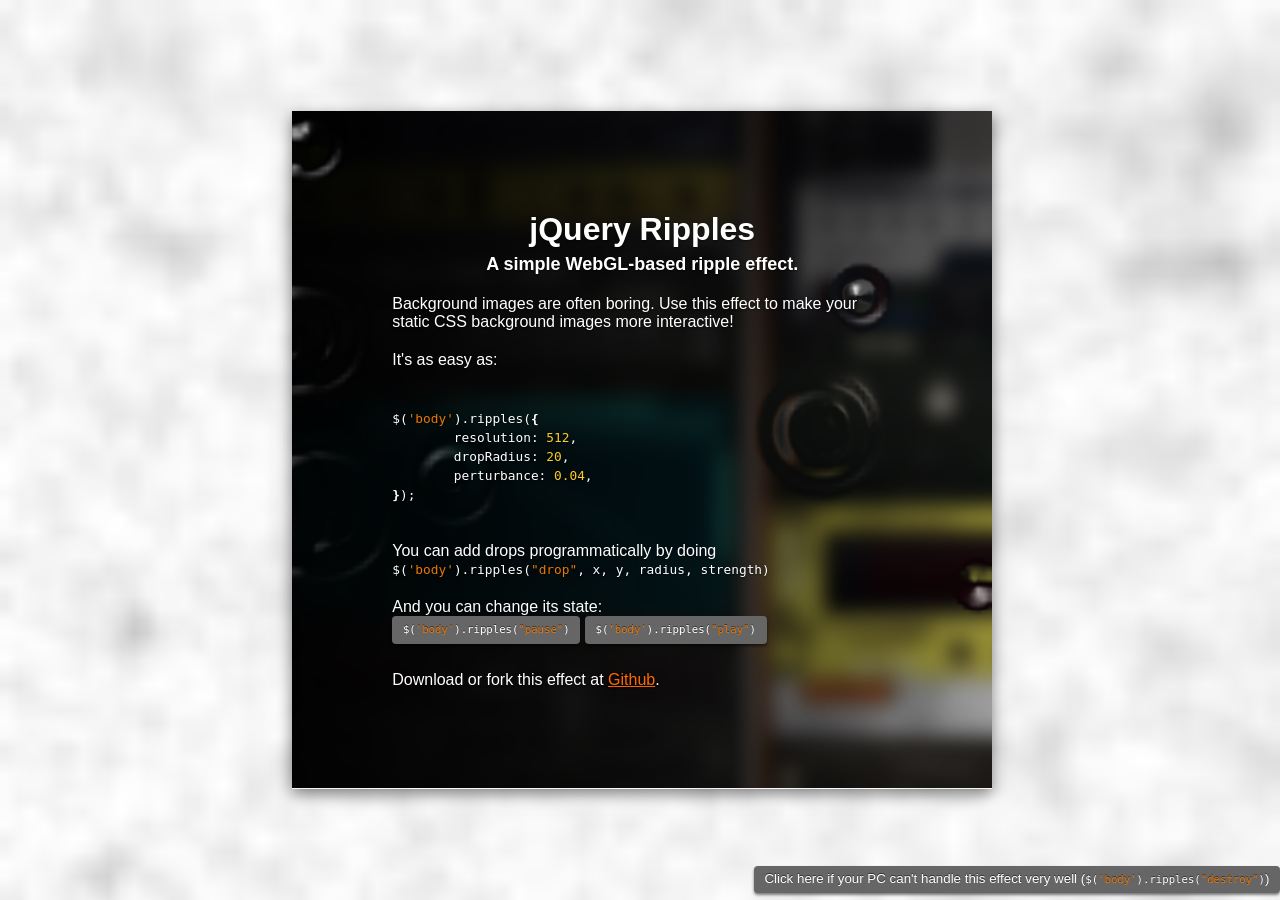
<file: assets/lib/jquery.ripples-master/jquery.ripples-master/demo/index.html>
<!DOCTYPE html>
<html>
<head>
<title>jQuery WebGL Ripples</title>
<style>
* { margin: 0; padding: 0; }
html {
	height: 100%;
}
body {
	color: #fff;
	font-size: 16px;
	font-family: "Helvetica Neue",Helvetica,Arial,sans-serif;
	background-image: url(img/bg2.jpg);
	background-size: cover;
	background-position: 50% 0;
	height: 100%;
	text-align: center;
}

body:before {
	content: '';
	display: inline-block;
	vertical-align: middle;
	height: 100%;
}

main {
	display: inline-block;
	vertical-align: middle;
	background: url(img/bg.jpg);
	padding:  100px;
	max-width: 500px;
	text-shadow: 0 1px 2px rgba(0,0,0,0.5);
	box-shadow: 0 5px 15px rgba(0,0,0,0.5);
}

h1 {
	font-size: 32px;
}
h2 {
	font-size: 18px;
	margin-top: 6px;
}
p {
	text-align: left;
	margin-top: 20px;
}
a {
	color: #ff6800;
}
pre {
	text-align: left;
	margin-top: 20px;
}

.error {
	display: none;
	position: fixed;
	bottom: 0;
	left: 0;
	background: #000;
	color: #f00;
	padding: 5px;
	max-width: 50%;
}

button {
	font-family: "Helvetica Neue",Helvetica,Arial,sans-serif;
	padding: 0 0.8em;
	line-height: 2em;
	border: none;
	background: #666;
	color: #fff;
	text-shadow: 0 -1px 0 rgba(0,0,0,0.5);
	border-radius: 4px;
	cursor: pointer;
	margin-bottom: 0.5em;
	box-shadow: 0 2px 3px rgba(0,0,0,0.5);
}

button:hover {
	background: #888;
}

code { font-size: 0.8em; display: inline; }

.disable {
	position: fixed;
	bottom: 0;
	right: 0;
}

.code-string { color:#ec7600 }
.code-cbracket { font-weight:bold }
.code-number { color:#ffcd22 }

</style>
</head>
<body>

<main>
	<header>
		<h1>jQuery Ripples</h1>
		<h2>A simple WebGL-based ripple effect.</h2>
	</header>
	<p>Background images are often boring. Use this effect to make your static CSS background images more interactive!</p>
	<p>It's as easy as:</p>

	<pre><code>
$(<span class="code-string">'body'</span>).ripples(<span class="code-cbracket">{</span>
	resolution: <span class="code-number">512</span>,
	dropRadius: <span class="code-number">20</span>,
	perturbance: <span class="code-number">0.04</span>,
<span class="code-cbracket">}</span>);
	</code></pre>

	<p>You can add drops programmatically by doing <code>$(<span class="code-string">'body'</span>).ripples(<span class="code-string">"drop"</span>, x, y, radius, strength)</code></p>

	<p>And you can change its state:<br>
	<button class="js-ripples-pause" type="button">
		<code>$(<span class="code-string">'body'</span>).ripples(<span class="code-string">"pause"</span>)</code>
	</button>

	<button class="js-ripples-play" type="button">
		<code>$(<span class="code-string">'body'</span>).ripples(<span class="code-string">"play"</span>)</code>
	</button>
	</p>

	<p>Download or fork this effect at <a href="//github.com/sirxemic/jquery.ripples/">Github</a>.</p>
</main>

<button class="js-ripples-disable disable">
	Click here if your PC can't handle this effect very well
	(<code>$(<span class="code-string">'body'</span>).ripples(<span class="code-string">"destroy"</span>)</code>)
</button>

<div class="error"></div>

<script src="../../../jquery-3.4.1.min.js"></script>
<script src="../dist/jquery.ripples.js"></script>
<script>
$(document).ready(function() {
	try {
		$('body').ripples({
			resolution: 512,
			dropRadius: 20, //px
			perturbance: 0.04,
		});
		$('main').ripples({
			resolution: 128,
			dropRadius: 10, //px
			perturbance: 0.04,
			interactive: false
		});
	}
	catch (e) {
		$('.error').show().text(e);
	}

	$('.js-ripples-disable').on('click', function() {
		$('body, main').ripples('destroy');
		$(this).hide();
	});

	$('.js-ripples-play').on('click', function() {
		$('body, main').ripples('play');
	});

	$('.js-ripples-pause').on('click', function() {
		$('body, main').ripples('pause');
	});

	// Automatic drops
	setInterval(function() {
		var $el = $('main');
		var x = Math.random() * $el.outerWidth();
		var y = Math.random() * $el.outerHeight();
		var dropRadius = 20;
		var strength = 0.04 + Math.random() * 0.04;

		$el.ripples('drop', x, y, dropRadius, strength);
	}, 400);
});
</script>
</body>
</html>
</file>
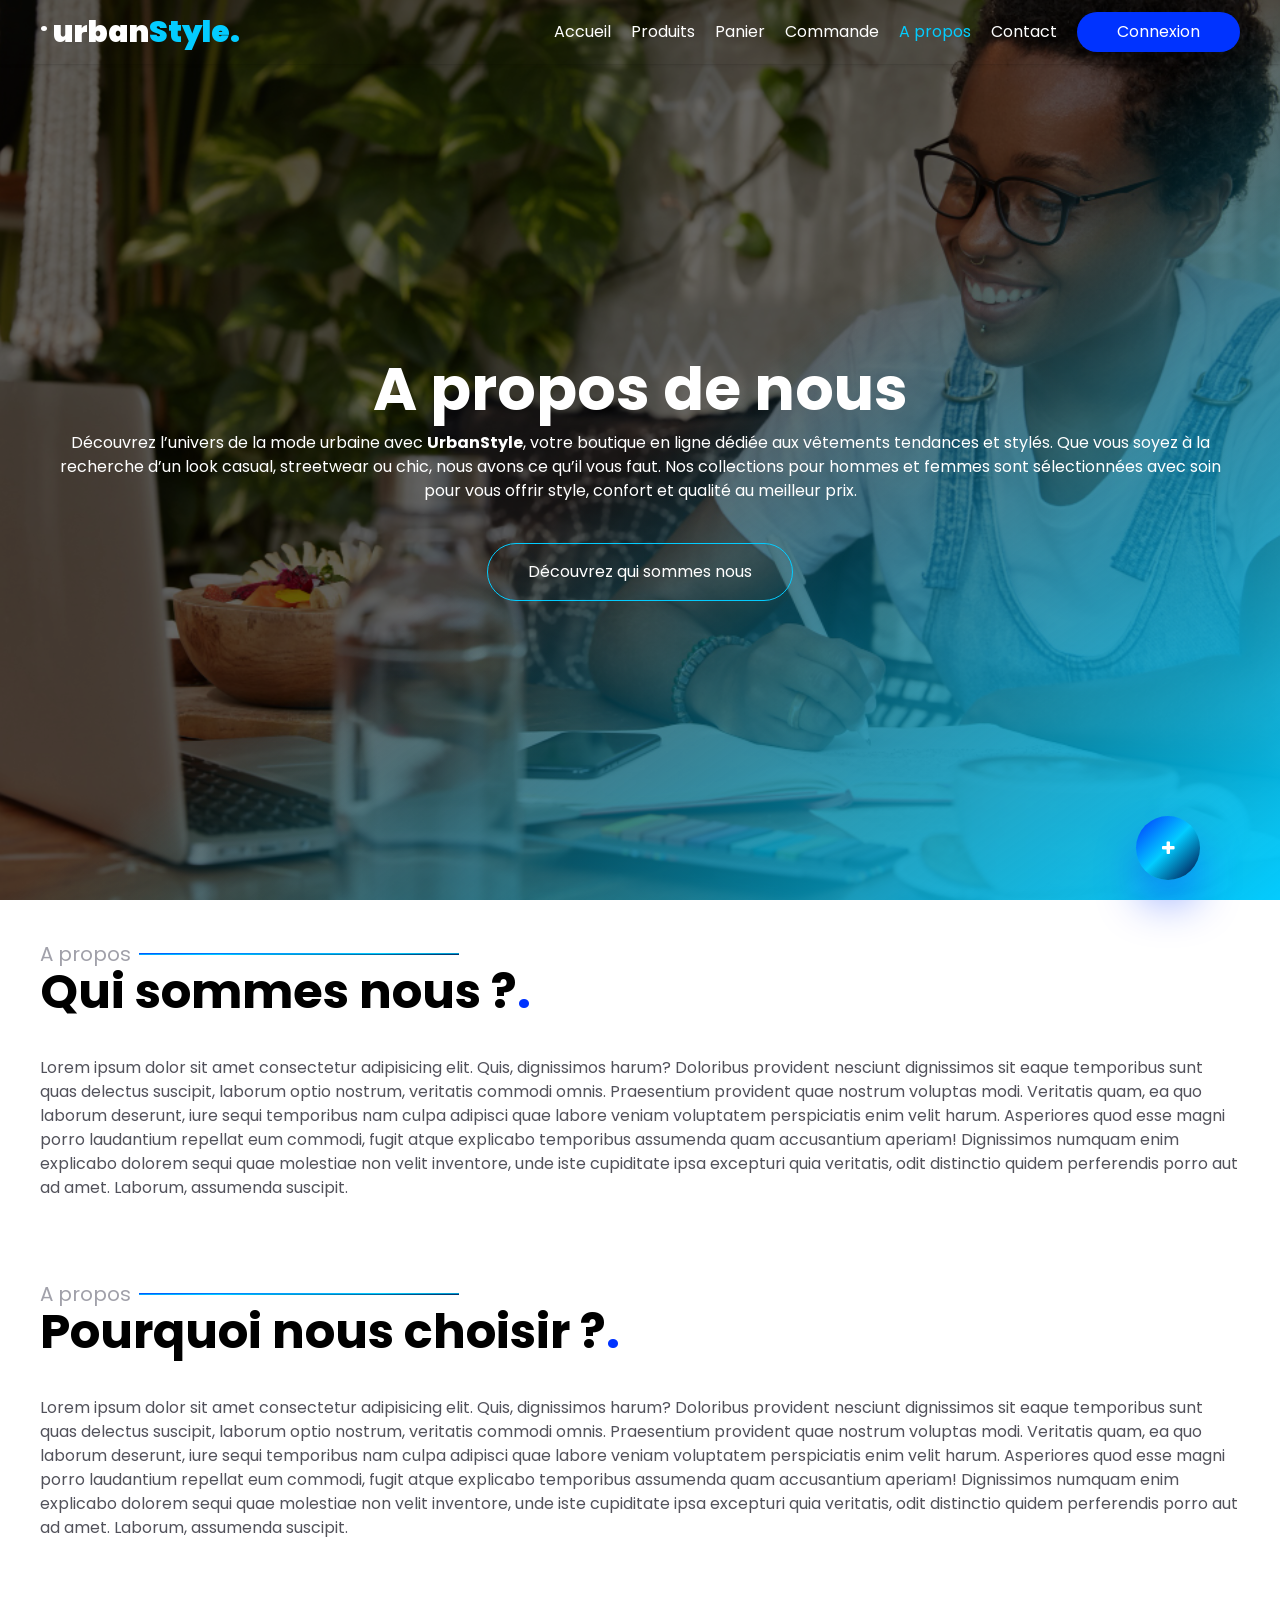
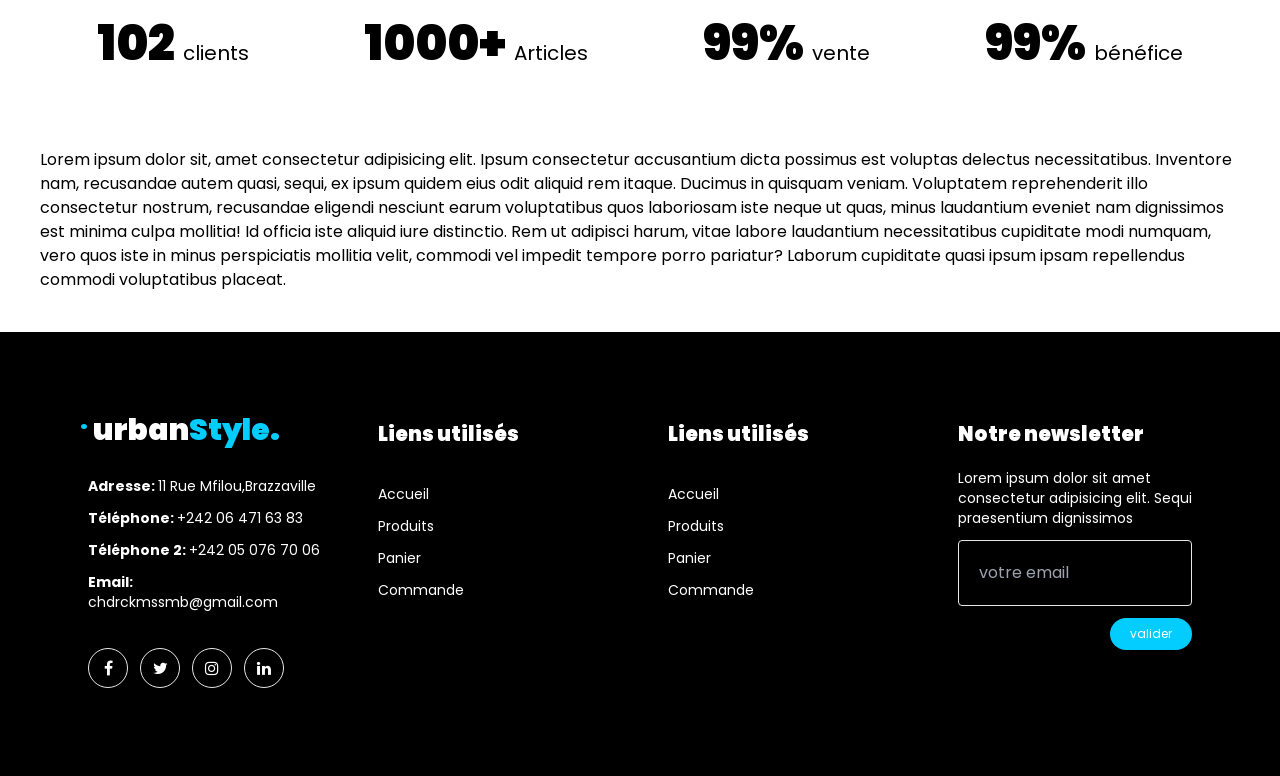
<file: apropos.html>
<!DOCTYPE html>
<html lang="en">

<head>
    <meta charset="UTF-8">
    <meta name="viewport" content="width=device-width, initial-scale=1.0">
    <title>Botuique en ligne</title>
    <link rel="stylesheet" href="assets/css/style.css">
    <link rel="stylesheet" href="assets/css/font-awesome.min.css">
    <link rel="stylesheet" href="assets/lib/aos-master/dist/aos.css">
    <script src="assets/lib/tailwindcss.min.js"></script>

</head>

<body class=" overflow-x-hidden">
    <nav
        class="z-10 transition-all bg-black/0 text-white fixed top-0 left-0 w-full p-3 flex justify-between items-center shadow px-10">
        <div class=" flex gap-2 items-center ">

            <!-- <i class="fa fa-shopping-basket text-4xl" aria-hidden="true"></i> -->
            <h1 class=" text-3xl font-black"> <sup class=" text-e[#03CCFF]">.</sup> urban<span
                    class=" text-[#03CCFF]">Style.</span></h1>
        </div>
        <ul class=" flex gap-5 items-center">
            <li><a class=" hover:text-[#03CCFF]  hover;text-bold transition-all" href="index.html">Accueil</a>
            </li>
            <li><a class=" hover:text-[#03CCFF] hover;text-bold transition-all" href="produits.html">Produits</a></li>
            <li><a class=" hover:text-[#03CCFF]  hover;text-bold transition-all" href="panier.html">Panier</a></li>
            <li><a class=" hover:text-[#03CCFF] hover;text-bold transition-all" href="commande.html">Commande</a></li>
            <li><a class=" hover:text-[#03CCFF] text-[#03CCFF] hover;text-bold transition-all" href="apropos.html">A
                    propos</a></li>
            <li><a class=" hover:text-[#03CCFF] hover;text-bold transition-all" href="contact.html">Contact</a></li>
            <li><a class=" hover:text-[#03CCFF] hover;text-bold transition-all" href="compte.html"><button
                        class=" text-white bg-[#0033FF] p-2 rounded-full px-10">Connexion</button></a></li>
        </ul>
    </nav>

    <section id="hero-about" class="h-screen">
        <div
            class=" text-white size-full bg-gradient-to-br from-black/60 via-black/60 to-[#03CCFF] flex justify-center items-center">
            <div class=" w-full  flex justify-center items-center">
                <div class=" px-10 mt-20  w-full text-center flex-col justif-center items-center">
                    <h1 class=" fadeUp text-6xl font-bold ">A propos de nous
                    </h1>
                    <p class=" fadeUp pt-3 md:px-30">
                        Découvrez l’univers de la mode urbaine avec <strong>UrbanStyle</strong>, votre boutique en ligne
                        dédiée aux vêtements tendances et stylés.
                        Que vous soyez à la recherche d’un look casual, streetwear ou chic, nous avons ce qu’il vous
                        faut.
                        Nos collections pour hommes et femmes sont sélectionnées avec soin pour vous offrir style,
                        confort
                        et qualité au meilleur prix.
                    </p>

                    <div class=" fadeUp py-5 flex gap-5 mt-5 justify-center">
                        <a class=" hover:text-emerald-300 hover;text-bold transition-all" href="compte.html"><button
                                class=" text-white bg-transparent border border-[#03CCFF] p-4 hover:bg-[#03CCFF] transition-all rounded-full px-10">Découvrez
                                qui sommes nous</button></a>

                    </div>
                </div>

            </div>
        </div>
        </div>
    </section>


    <section class=" text-white flex p-10">
        <div>
            <div class=" flex items-center gap-2 text-zinc-400">
                <p class=" text-xl">A propos</p>
                <div class=" w-80 h-0.5  bg-gradient-to-br from-[#0033FF] via-[#03CCFF] to-[#00033D] "></div>
            </div>
            <h1 class=" text-5xl text-start font-bold  text-black">Qui sommes nous ?<span
                    class=" text-[#0033FF]">.</span> </h1>


            <div class=" w-full flex mt-10 relative">

                <div class=" w-full text-zinc-600">
                    Lorem ipsum dolor sit amet consectetur adipisicing elit. Quis, dignissimos harum? Doloribus
                    provident nesciunt dignissimos sit eaque temporibus sunt quas delectus suscipit, laborum optio
                    nostrum, veritatis commodi omnis. Praesentium provident quae nostrum voluptas modi. Veritatis quam,
                    ea quo laborum deserunt, iure sequi temporibus nam culpa adipisci quae labore veniam voluptatem
                    perspiciatis enim velit harum. Asperiores quod esse magni porro laudantium repellat eum commodi,
                    fugit atque explicabo temporibus assumenda quam accusantium aperiam! Dignissimos numquam enim
                    explicabo dolorem sequi quae molestiae non velit inventore, unde iste cupiditate ipsa excepturi quia
                    veritatis, odit distinctio quidem perferendis porro aut ad amet. Laborum, assumenda suscipit.
                </div>



            </div>

        </div>
    </section>
    <section class=" text-white flex p-10">
        <div>
            <div class=" flex items-center gap-2 text-zinc-400">
                <p class=" text-xl">A propos</p>
                <div class=" w-80 h-0.5  bg-gradient-to-br from-[#0033FF] via-[#03CCFF] to-[#00033D] shadow-[#0033FF]"></div>
            </div>
            <h1 class=" text-5xl text-start font-bold  text-black">Pourquoi nous choisir ?<span
                    class=" text-[#0033FF]">.</span> </h1>


            <div class=" w-full flex mt-10 relative">

                <div class=" w-full text-zinc-600">
                    Lorem ipsum dolor sit amet consectetur adipisicing elit. Quis, dignissimos harum? Doloribus
                    provident nesciunt dignissimos sit eaque temporibus sunt quas delectus suscipit, laborum optio
                    nostrum, veritatis commodi omnis. Praesentium provident quae nostrum voluptas modi. Veritatis quam,
                    ea quo laborum deserunt, iure sequi temporibus nam culpa adipisci quae labore veniam voluptatem
                    perspiciatis enim velit harum. Asperiores quod esse magni porro laudantium repellat eum commodi,
                    fugit atque explicabo temporibus assumenda quam accusantium aperiam! Dignissimos numquam enim
                    explicabo dolorem sequi quae molestiae non velit inventore, unde iste cupiditate ipsa excepturi quia
                    veritatis, odit distinctio quidem perferendis porro aut ad amet. Laborum, assumenda suscipit.
                </div>



            </div>

        </div>
    </section>

    <section class=" p-10">
        <div class=" flex justify-around">
            <h1 class=" text-5xl font-black">102 <small class=" text-xl font-normal">clients</small> </h1>
            <h1 class=" text-5xl font-black">1000+ <small class=" text-xl font-normal">Articles</small> </h1>
            <h1 class=" text-5xl font-black">99% <small class=" text-xl font-normal">vente</small> </h1>
            <h1 class=" text-5xl font-black">99% <small class=" text-xl font-normal">bénéfice</small> </h1>
        </div>
    </section>

    <section class="p-10">
        Lorem ipsum dolor sit, amet consectetur adipisicing elit. Ipsum consectetur accusantium dicta possimus est
        voluptas delectus necessitatibus. Inventore nam, recusandae autem quasi, sequi, ex ipsum quidem eius odit
        aliquid rem itaque. Ducimus in quisquam veniam. Voluptatem reprehenderit illo consectetur nostrum, recusandae
        eligendi nesciunt earum voluptatibus quos laboriosam iste neque ut quas, minus laudantium eveniet nam
        dignissimos est minima culpa mollitia! Id officia iste aliquid iure distinctio. Rem ut adipisci harum, vitae
        labore laudantium necessitatibus cupiditate modi numquam, vero quos iste in minus perspiciatis mollitia velit,
        commodi vel impedit tempore porro pariatur? Laborum cupiditate quasi ipsum ipsam repellendus commodi
        voluptatibus placeat.
    </section>

    <!-- la mise en place du petit bouton pour effectuer rapidement des choses -->

    <a href="galerie.html"
        class=" fixed rounded-full size-16 cursor-pointer hover:bg-black/60 transition-all bottom-5 bg- bg-gradient-to-br from-[#0033FF] via-[#03CCFF] to-[#00033D] shadow-[#0033FF] animate-bounce shadow-2xl flex text-white justify-center items-center right-20">
        <i class="fa fa-plus" aria-hidden="true"></i>
    </a>


    <footer>
        <div class="bg-black p-20 grid grid-cols-4 gap-10 m-0 text-white">
            <div>
                <h1 class=" text-3xl font-black"> <sup class=" text-[#03CCFF]">.</sup> urban<span
                        class=" text-[#03CCFF]">Style.</span></h1>
                <ul class="p-2 text-sm space-y-3 mt-5">
                    <li> <strong>Adresse: </strong> 11 Rue Mfilou,Brazzaville</li>
                    <li> <strong>Téléphone: </strong>+242 06 471 63 83</li>
                    <li> <strong>Téléphone 2: </strong>+242 05 076 70 06</li>
                    <li> <strong>Email: </strong>chdrckmssmb@gmail.com</li>
                </ul>
                <div class=" p-2 mt-5 flex gap-3">
                    <div class=" size-10 flex items-center rounded-full justify-center border  ">
                        <i class="fa fa-facebook" aria-hidden="true"></i>
                    </div>
                    <div class=" size-10 flex items-center rounded-full justify-center border  ">
                        <i class="fa fa-twitter" aria-hidden="true"></i>
                    </div>
                    <div class=" size-10 flex items-center rounded-full justify-center border  ">
                        <i class="fa fa-instagram" aria-hidden="true"></i>
                    </div>
                    <div class=" size-10 flex items-center rounded-full justify-center border  ">
                        <i class="fa fa-linkedin" aria-hidden="true"></i>
                    </div>
                </div>
            </div>
            <div>
                <h1 class=" text-xl font-black p-2">Liens utilisés</h1>
                <ul class="p-2 text-sm space-y-3 mt-5">
                    <li> Accueil</li>
                    <li> Produits</li>
                    <li> Panier</li>
                    <li> Commande</li>
                    <!-- <li>A propos</li>
                    <li>Contact</li>
                    <li>Connexion/Inscription</li> -->
                </ul>

            </div>
            <div>
                <h1 class=" text-xl font-black p-2">Liens utilisés</h1>
                <ul class="p-2 text-sm space-y-3 mt-5">
                    <li> Accueil</li>
                    <li> Produits</li>
                    <li> Panier</li>
                    <li> Commande</li>
                    <!-- <li>A propos</li>
                    <li>Contact</li>
                    <li>Connexion/Inscription</li> -->
                </ul>

            </div>

            <div class="p-2">
                <h1 class=" text-xl font-black ">
                    Notre newsletter
                </h1>
                <p class=" mt-5 text-sm">
                    Lorem ipsum dolor sit amet consectetur adipisicing elit. Sequi praesentium dignissimos
                </p>
                <form>
                    <input type="email" name="" placeholder="votre email"
                        class=" p-5 w-full bg-transparent border rounded my-3" id="">
                    <button class=" p-2 px-5 rounded-full bg-[#03CCFF] float-end text-xs">valider</button>
                </form>
            </div>
        </div>
    </footer>


    <script src="assets/lib/gsap/dist/gsap.min.js"></script>
    <script src="assets/lib/gsap/dist/ScrollTrigger.min.js"></script>
    <script src="assets/lib/jquery-3.4.1.min.js"></script>
    <script src="assets/lib/jquery.ripples-master/jquery.ripples-master/dist/jquery.ripples-min.js"></script>
    <script src="assets/lib/aos-master/dist/aos.js"></script>
    <script src="assets/js/main.js"></script>
    <script>

        window.onload = () => {


            AOS.init()




            $(document).ready(function () {
                $('#hero-about').ripples({
                    resolution: 512,
                    dropRadius: 20, //px
                    perturbance: 0.04,

                });


            });


            document.addEventListener("scroll", (e) => {

                if (scrollY != 0) {
                    document.querySelector("nav").classList.replace("bg-black/0", "bg-black/60")
                }
                else {
                    document.querySelector("nav").classList.replace("bg-black/60", "bg-black/0")
                }
                // alert("l'on entend le scroll")
            })

        }
    </script>
</body>

</html>
</file>
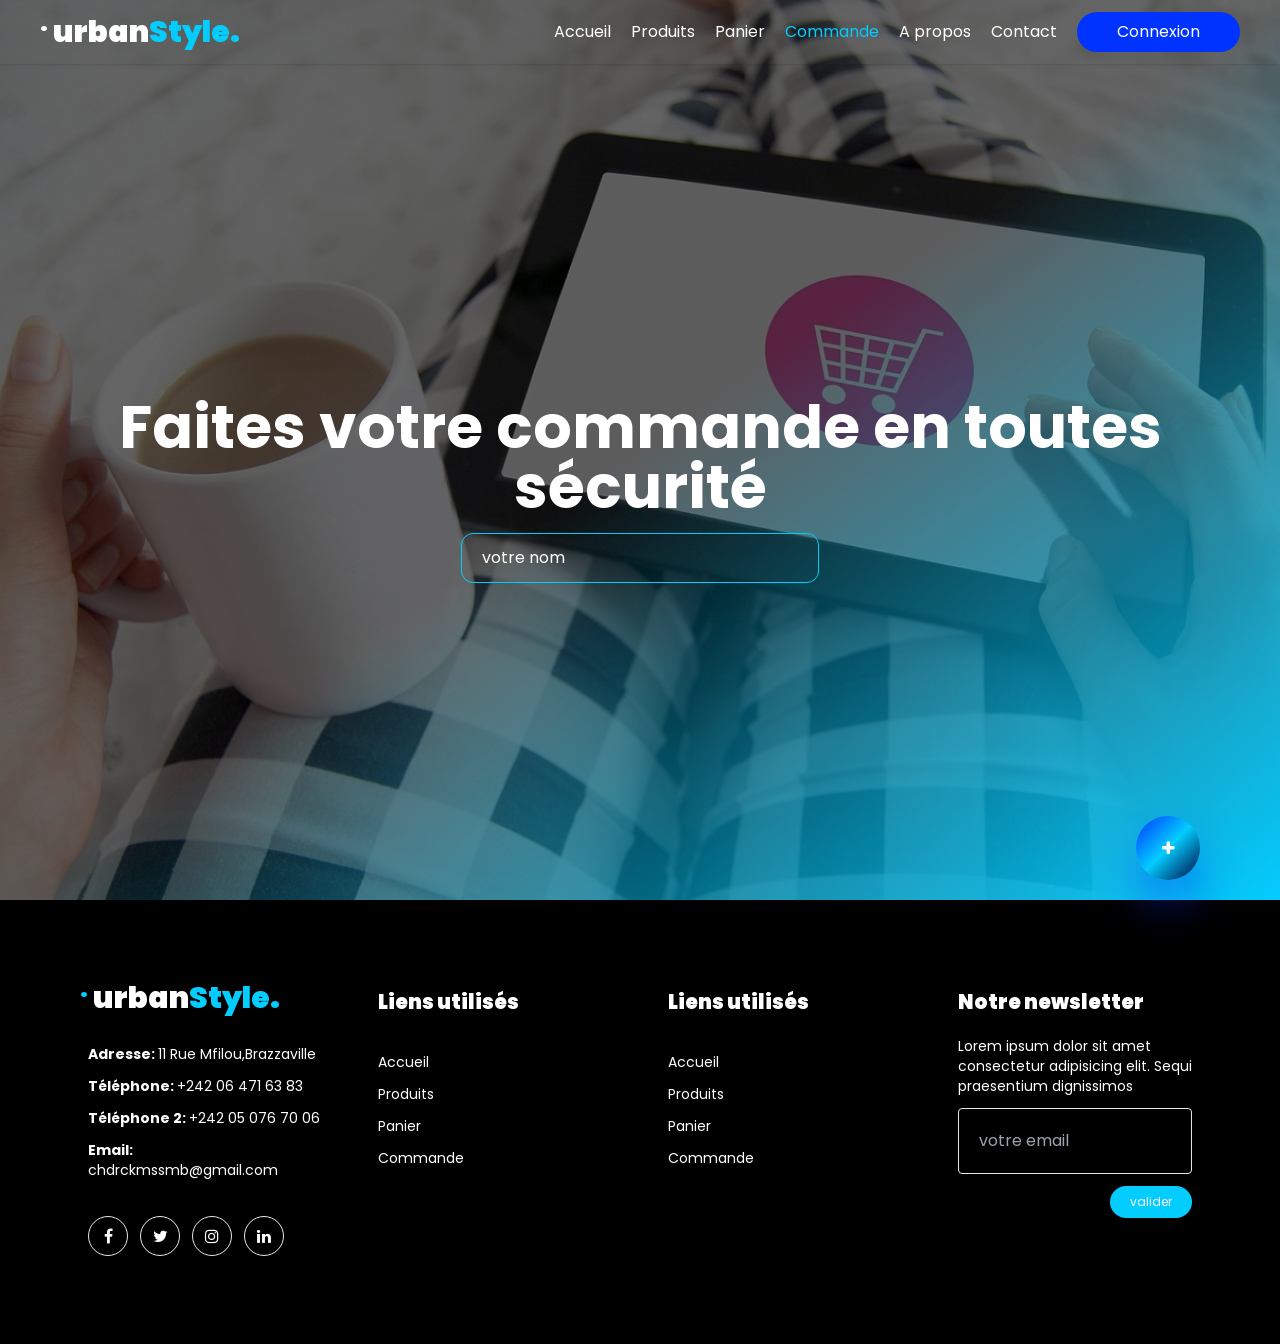
<file: commande.html>
<!DOCTYPE html>
<html lang="en">

<head>
    <meta charset="UTF-8">
    <meta name="viewport" content="width=device-width, initial-scale=1.0">
    <title>Botuique en ligne</title>
    <link rel="stylesheet" href="assets/css/style.css">
    <link rel="stylesheet" href="assets/css/font-awesome.min.css">
    <link rel="stylesheet" href="assets/lib/aos-master/dist/aos.css">
    <script src="assets/lib/tailwindcss.min.js"></script>

</head>

<body class=" overflow-x-hidden">
    <nav
        class="z-10 transition-all bg-black/0 text-white fixed top-0 left-0 w-full p-3 flex justify-between items-center shadow px-10">
        <div class=" flex gap-2 items-center ">
            <!-- <i class="fa fa-shopping-basket text-4xl" aria-hidden="true"></i> -->
            <h1 class=" text-3xl font-black"> <sup class=" text-e[#03CCFF]">.</sup> urban<span
                    class=" text-[#03CCFF]">Style.</span></h1>
        </div>
        <ul class=" flex gap-5 items-center">
            <li><a class=" hover:text-[#03CCFF] hover;text-bold transition-all" href="index.html">Accueil</a>
            </li>
            <li><a class=" hover:text-[#03CCFF]   hover;text-bold transition-all" href="produits.html">Produits</a></li>
            <li><a class=" hover:text-[#03CCFF] hover;text-bold transition-all" href="panier.html">Panier</a></li>
            <li><a class=" hover:text-[#03CCFF] hover;text-bold text-[#03CCFF] transition-all"
                    href="commande.html">Commande</a></li>
            <li><a class=" hover:text-[#03CCFF] hover;text-bold transition-all" href="apropos.html">A propos</a></li>
            <li><a class=" hover:text-[#03CCFF] hover;text-bold transition-all" href="contact.html">Contact</a></li>
            <li><a class=" hover:text-[#03CCFF] hover;text-bold transition-all" href="compte.html"><button
                        class=" text-white bg-[#0033FF] p-2 rounded-full px-10">Connexion</button></a></li>
        </ul>
    </nav>

    <section id="hero-commande" class="h-screen">
        <div
            class=" text-white size-full bg-gradient-to-br from-black/60 via-black/60 to-[#03CCFF] flex justify-center items-center">
            <div class=" w-full  flex justify-center mt-10 items-center">
                <div class=" px-10 mt-10  w-full text-center flex-col justif-center items-center">
                    <h1 class=" fadeUp text-6xl font-bold ">Faites votre commande en toutes sécurité
                    </h1>

                    <form action="">
                        <input type="text" placeholder="votre nom"
                            class=" p-3 mt-4 px-5 rounded-xl bg-transparent border border-[#03CCFF] text-white placeholder:text-white">
                    </form>
                    <!-- <p class=" fadeUp pt-3 md:px-30">
                        Découvrez l’univers de la mode urbaine avec <strong>UrbanStyle</strong>, votre boutique en ligne
                        dédiée aux vêtements tendances et stylés.
                        Que vous soyez à la recherche d’un look casual, streetwear ou chic, nous avons ce qu’il vous
                        faut.
                        Nos collections pour hommes et femmes sont sélectionnées avec soin pour vous offrir style,
                        confort
                        et qualité au meilleur prix.
                    </p> -->

                    <!-- <div class=" fadeUp flex justify-center mt-10">
                        <div class="rounded-full  p-4 px-10 bg-transparent border border-emerald-300">
                            <i class="fa fa-search text-3xl mx-2 text-white" aria-hidden="true"></i>
                            <input type="search" name="" autofocus
                                class=" w-96 text-white placeholder:text-white focus:outline-none bg-transparent"
                                placeholder="rechercher un article" id="">
                        </div>
                    </div>
                    <div class=" p-5">
                        <h1 class=" fadeUp font-bold text-xl">Resultats de recherche "chadrack"</h1>
                    </div>
                    <div class=" flex justify-center gap-5 mt-10">
                        <div class="size-5 fadeUp border rounded-full"></div>
                        <div class="size-5 fadeUp border rounded-full"></div>
                        <div class="size-5 fadeUp border rounded-full"></div>
                    </div> -->
                </div>

            </div>

        </div>
        </div>
    </section>

    <!-- la mise en place du petit bouton pour effectuer rapidement des choses -->

    <a href="galerie.html"
        class=" fixed rounded-full size-16 cursor-pointer hover:bg-black/60 transition-all bottom-5 bg-gradient-to-br from-[#0033FF] via-[#03CCFF] to-[#00033D] shadow-[#0033FF] animate-bounce shadow-2xl flex text-white justify-center items-center right-20">
        <i class="fa fa-plus" aria-hidden="true"></i>
    </a>


    <footer>
        <div class="bg-black p-20 grid grid-cols-4 gap-10 m-0 text-white">
            <div>
                <h1 class=" text-3xl font-black"> <sup class=" text-[#03CCFF]">.</sup> urban<span
                        class=" text-[#03CCFF]">Style.</span></h1>
                <ul class="p-2 text-sm space-y-3 mt-5">
                    <li> <strong>Adresse: </strong> 11 Rue Mfilou,Brazzaville</li>
                    <li> <strong>Téléphone: </strong>+242 06 471 63 83</li>
                    <li> <strong>Téléphone 2: </strong>+242 05 076 70 06</li>
                    <li> <strong>Email: </strong>chdrckmssmb@gmail.com</li>
                </ul>
                <div class=" p-2 mt-5 flex gap-3">
                    <div class=" size-10 flex items-center rounded-full justify-center border  ">
                        <i class="fa fa-facebook" aria-hidden="true"></i>
                    </div>
                    <div class=" size-10 flex items-center rounded-full justify-center border  ">
                        <i class="fa fa-twitter" aria-hidden="true"></i>
                    </div>
                    <div class=" size-10 flex items-center rounded-full justify-center border  ">
                        <i class="fa fa-instagram" aria-hidden="true"></i>
                    </div>
                    <div class=" size-10 flex items-center rounded-full justify-center border  ">
                        <i class="fa fa-linkedin" aria-hidden="true"></i>
                    </div>
                </div>
            </div>
            <div>
                <h1 class=" text-xl font-black p-2">Liens utilisés</h1>
                <ul class="p-2 text-sm space-y-3 mt-5">
                    <li> Accueil</li>
                    <li> Produits</li>
                    <li> Panier</li>
                    <li> Commande</li>
                    <!-- <li>A propos</li>
                    <li>Contact</li>
                    <li>Connexion/Inscription</li> -->
                </ul>

            </div>
            <div>
                <h1 class=" text-xl font-black p-2">Liens utilisés</h1>
                <ul class="p-2 text-sm space-y-3 mt-5">
                    <li> Accueil</li>
                    <li> Produits</li>
                    <li> Panier</li>
                    <li> Commande</li>
                    <!-- <li>A propos</li>
                    <li>Contact</li>
                    <li>Connexion/Inscription</li> -->
                </ul>

            </div>

            <div class="p-2">
                <h1 class=" text-xl font-black ">
                    Notre newsletter
                </h1>
                <p class=" mt-5 text-sm">
                    Lorem ipsum dolor sit amet consectetur adipisicing elit. Sequi praesentium dignissimos
                </p>
                <form>
                    <input type="email" name="" placeholder="votre email"
                        class=" p-5 w-full bg-transparent border rounded my-3" id="">
                    <button class=" p-2 px-5 rounded-full bg-[#03CCFF] float-end text-xs">valider</button>
                </form>
            </div>
        </div>
    </footer>


    <script src="assets/lib/gsap/dist/gsap.min.js"></script>
    <script src="assets/lib/gsap/dist/ScrollTrigger.min.js"></script>
    <script src="assets/lib/jquery-3.4.1.min.js"></script>
    <script src="assets/lib/jquery.ripples-master/jquery.ripples-master/dist/jquery.ripples-min.js"></script>
    <script src="assets/lib/aos-master/dist/aos.js"></script>
    <script src="assets/js/main.js"></script>
    <script>

        window.onload = () => {

            AOS.init()

            $(document).ready(function () {
                $('#hero-commande').ripples({
                    resolution: 512,
                    dropRadius: 20, //px
                    perturbance: 0.04,

                });
            });

            document.addEventListener("scroll", (e) => {

                if (scrollY != 0) {
                    document.querySelector("nav").classList.replace("bg-black/0", "bg-black/60")
                }
                else {
                    document.querySelector("nav").classList.replace("bg-black/60", "bg-black/0")
                }
                // alert("l'on entend le scroll")
            })

        }
    </script>

</body>

</html>
</file>
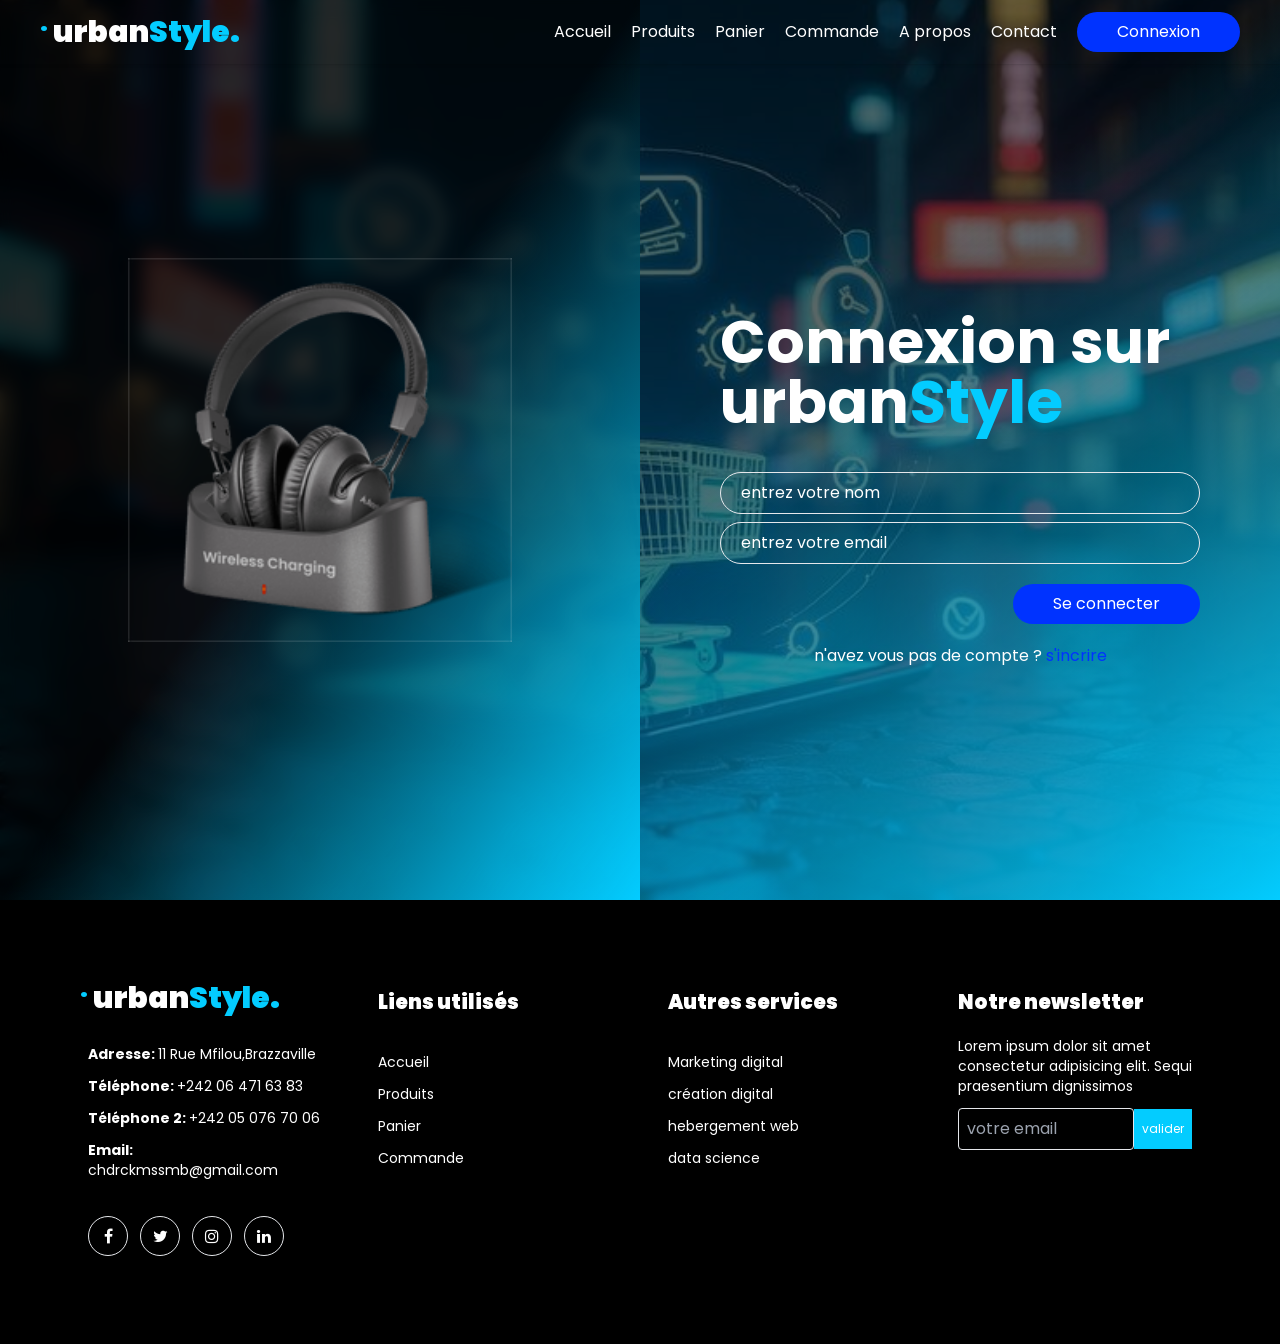
<file: compte.html>
<!DOCTYPE html>
<html lang="en">

<head>
    <meta charset="UTF-8">
    <meta name="viewport" content="width=device-width, initial-scale=1.0">
    <title>Boutique en ligne</title>
    <link rel="stylesheet" href="assets/css/style.css">
    <link rel="stylesheet" href="assets/css/font-awesome.min.css">
    <link rel="stylesheet" href="assets/lib/aos-master/dist/aos.css">
    <script src="assets/lib/tailwindcss.min.js"></script>
</head>

<body class=" overflow-x-hidden">
    <nav
        class="z-10 transition-all bg-black/0 text-white fixed top-0 left-0 w-full p-3 flex justify-between items-center shadow px-10">
        <div class=" flex gap-2 items-center ">
            <h1 class=" text-3xl font-black"> <sup class=" text-[#03CCFF]">.</sup> urban<span
                    class=" text-[#03CCFF]">Style.</span></h1>
        </div>
        <ul class=" flex gap-5 items-center">
            <li><a class=" hover:text-[#03CCFF]  hover;text-bold transition-all" href="index.html">Accueil</a>
            </li>
            <li><a class=" hover:text-[#03CCFF] hover;text-bold transition-all" href="produits.html">Produits</a></li>
            <li><a class=" hover:text-[#03CCFF] hover;text-bold transition-all" href="panier.html">Panier</a></li>
            <li><a class=" hover:text-[#03CCFF] hover;text-bold transition-all" href="commande.html">Commande</a></li>
            <li><a class=" hover:text-[#03CCFF] hover;text-bold transition-all" href="apropos.html">A propos</a></li>
            <li><a class=" hover:text-[#03CCFF] hover;text-bold transition-all" href="contact.html">Contact</a></li>
            <li><a class=" hover:text-[#03CCFF] hover;text-bold transition-all" href="compte.html"><button
                        class=" text-white bg-[#0033FF] p-2 rounded-full px-10">Connexion</button></a></li>
        </ul>
    </nav>

    <section id="hero" class=" h-screen">
        <div
            class=" text-white size-full  bg-gradient-to-br from-black/60 via-black/60 to-[#03CCFF] flex justify-center items-center">
            <div style="transform: translateY(-1000px);  "
                class="right-box-hero w-full opacity-0 flex flex-col justify-center items-center bg-gradient-to-br from-black/60 via-black/60 to-[#03CCFF] backdrop-blur z-1 h-screen">
                <img style="transform: translateY(100px);" src="assets/img/produit/produit-9.png"
                    class=" opacity-0 size-96 object-cover" alt="">
                <div style="transform: translateY(100px);" class=" opacity-0 ">
                    <!-- <h1 class=" text-4xl text-center font-bolder">80% de reduction sur nos offres</h1> -->
                </div>
            </div>
            <div class=" w-full  flex justify-between items-center">
                <div class=" px-20 mt-20  w-full text-start flex-col justif-center items">
                    <h1 class=" fadeUp text-6xl font-bold ">Connexion sur urban<span
                            class=" text-[#03CCFF]">Style</span>
                    </h1>
                    <form action="" class="pt-10">
                        <div class=" grid grid-cols-1 gap-2">
                            <input type="text"
                                class=" bg-transparent border p-2 px-5 rounded-full text-white placeholder:text-white"
                                placeholder="entrez votre nom ">
                            <input type="text"
                                class=" bg-transparent border p-2 px-5 rounded-full text-white placeholder:text-white"
                                placeholder="entrez votre email ">
                        </div>
                    </form>
                    <!-- <p class=" fadeUp pt-3 md:px-30">
                        Découvrez l’univers de la mode urbaine avec <strong>UrbanStyle</strong>, votre boutique en ligne
                        dédiée aux vêtements tendances et stylés.
                        Que vous soyez à la recherche d’un look casual, streetwear ou chic, nous avons ce qu’il vous
                        faut.
                        Nos collections pour hommes et femmes sont sélectionnées avec soin pour vous offrir style,
                        confort
                        et qualité au meilleur prix.
                    </p> -->

                    <div class=" py-5 flex justify-end gap-5 fadeUp">
                        <a class="  hover:text-[#03CCFF] hover;text-bold transition-all" href="compte.html"><button
                                class=" text-white bg-[#0033FF] p-2 rounded-full px-10">Se connecter</button></a>
                    </div>
                    <p class=" text-center">
                        n'avez vous pas de compte ? <a href="signin.html" class=" text-[#0033FF]">s'incrire</a>
                    </p>
                </div>

            </div>
        </div>
        </div>
    </section>


    <footer>
        <div class="bg-black p-20 grid grid-cols-4 gap-10 m-0 text-white">
            <div>
                <h1 class=" text-3xl font-black"> <sup class=" text-[#03CCFF]">.</sup> urban<span
                        class=" text-[#03CCFF]">Style.</span></h1>
                <ul class="p-2 text-sm space-y-3 mt-5">
                    <li> <strong>Adresse: </strong> 11 Rue Mfilou,Brazzaville</li>
                    <li> <strong>Téléphone: </strong>+242 06 471 63 83</li>
                    <li> <strong>Téléphone 2: </strong>+242 05 076 70 06</li>
                    <li> <strong>Email: </strong>chdrckmssmb@gmail.com</li>
                </ul>
                <div class=" p-2 mt-5 flex gap-3">
                    <div class=" size-10 flex items-center rounded-full justify-center border  ">
                        <i class="fa fa-facebook" aria-hidden="true"></i>
                    </div>
                    <div class=" size-10 flex items-center rounded-full justify-center border  ">
                        <i class="fa fa-twitter" aria-hidden="true"></i>
                    </div>
                    <div class=" size-10 flex items-center rounded-full justify-center border  ">
                        <i class="fa fa-instagram" aria-hidden="true"></i>
                    </div>
                    <div class=" size-10 flex items-center rounded-full justify-center border  ">
                        <i class="fa fa-linkedin" aria-hidden="true"></i>
                    </div>
                </div>
            </div>
            <div>
                <h1 class=" text-xl font-black p-2">Liens utilisés</h1>
                <ul class="p-2 text-sm space-y-3 mt-5">
                    <li> Accueil</li>
                    <li> Produits</li>
                    <li> Panier</li>
                    <li> Commande</li>
                    <!-- <li>A propos</li>
                    <li>Contact</li>
                    <li>Connexion/Inscription</li> -->
                </ul>

            </div>
            <div>
                <h1 class=" text-xl font-black p-2">Autres services</h1>
                <ul class="p-2 text-sm space-y-3 mt-5">
                    <li> Marketing digital</li>
                    <li> création digital</li>
                    <li> hebergement web</li>
                    <li> data science</li>
                    <!-- <li>A propos</li>
                    <li>Contact</li>
                    <li>Connexion/Inscription</li> -->
                </ul>

            </div>

            <div class="p-2">
                <h1 class=" text-xl font-black ">
                    Notre newsletter
                </h1>
                <p class=" mt-5 text-sm">
                    Lorem ipsum dolor sit amet consectetur adipisicing elit. Sequi praesentium dignissimos
                </p>
                <form class=" flex items-center">
                    <input type="email" name="" placeholder="votre email"
                        class=" p-2 w-full bg-transparent border rounded my-3" id="">
                    <button class=" bg-[#03CCFF] p-2 py-3 float-end text-xs">valider</button>
                </form>
            </div>
        </div>
    </footer>


    <script src="assets/lib/gsap/dist/gsap.min.js"></script>
    <script src="assets/lib/gsap/dist/ScrollTrigger.min.js"></script>
    <script src="assets/lib/jquery-3.4.1.min.js"></script>
    <script src="assets/lib/jquery.ripples-master/jquery.ripples-master/dist/jquery.ripples-min.js"></script>
    <script src="assets/lib/aos-master/dist/aos.js"></script>
    <script src="assets/js/main.js"></script>
    <script>

        window.onload = () => {


            AOS.init()


            gsap.registerPlugin(ScrollTrigger)

            const rightBox = document.querySelector(".right-box-hero")
            const rightBoxImg = document.querySelector(".right-box-hero img")
            const rightBoxText = document.querySelector(".right-box-hero div")

            const tl = gsap.timeline()

            gsap.to(".fadeUp", { opacity: 1, y: 0, stagger: 0.2 })

            tl.to(rightBox, { x: 0, y: 0, opacity: 1, scale: 1 })
                .to(rightBoxImg, { y: 0, opacity: 1 })
                .to(rightBoxText, { y: 0, opacity: 1, fontWeight: "bold" })

            $(document).ready(function () {
                $('#hero').ripples({
                    resolution: 512,
                    dropRadius: 20, //px
                    perturbance: 0.04,

                });


            });


            document.addEventListener("scroll", (e) => {

                if (scrollY != 0) {
                    document.querySelector("nav").classList.replace("bg-black/0", "bg-black/60")
                }
                else {
                    document.querySelector("nav").classList.replace("bg-black/60", "bg-black/0")
                }
            })
        }

    </script>
</body>

</html>
</file>
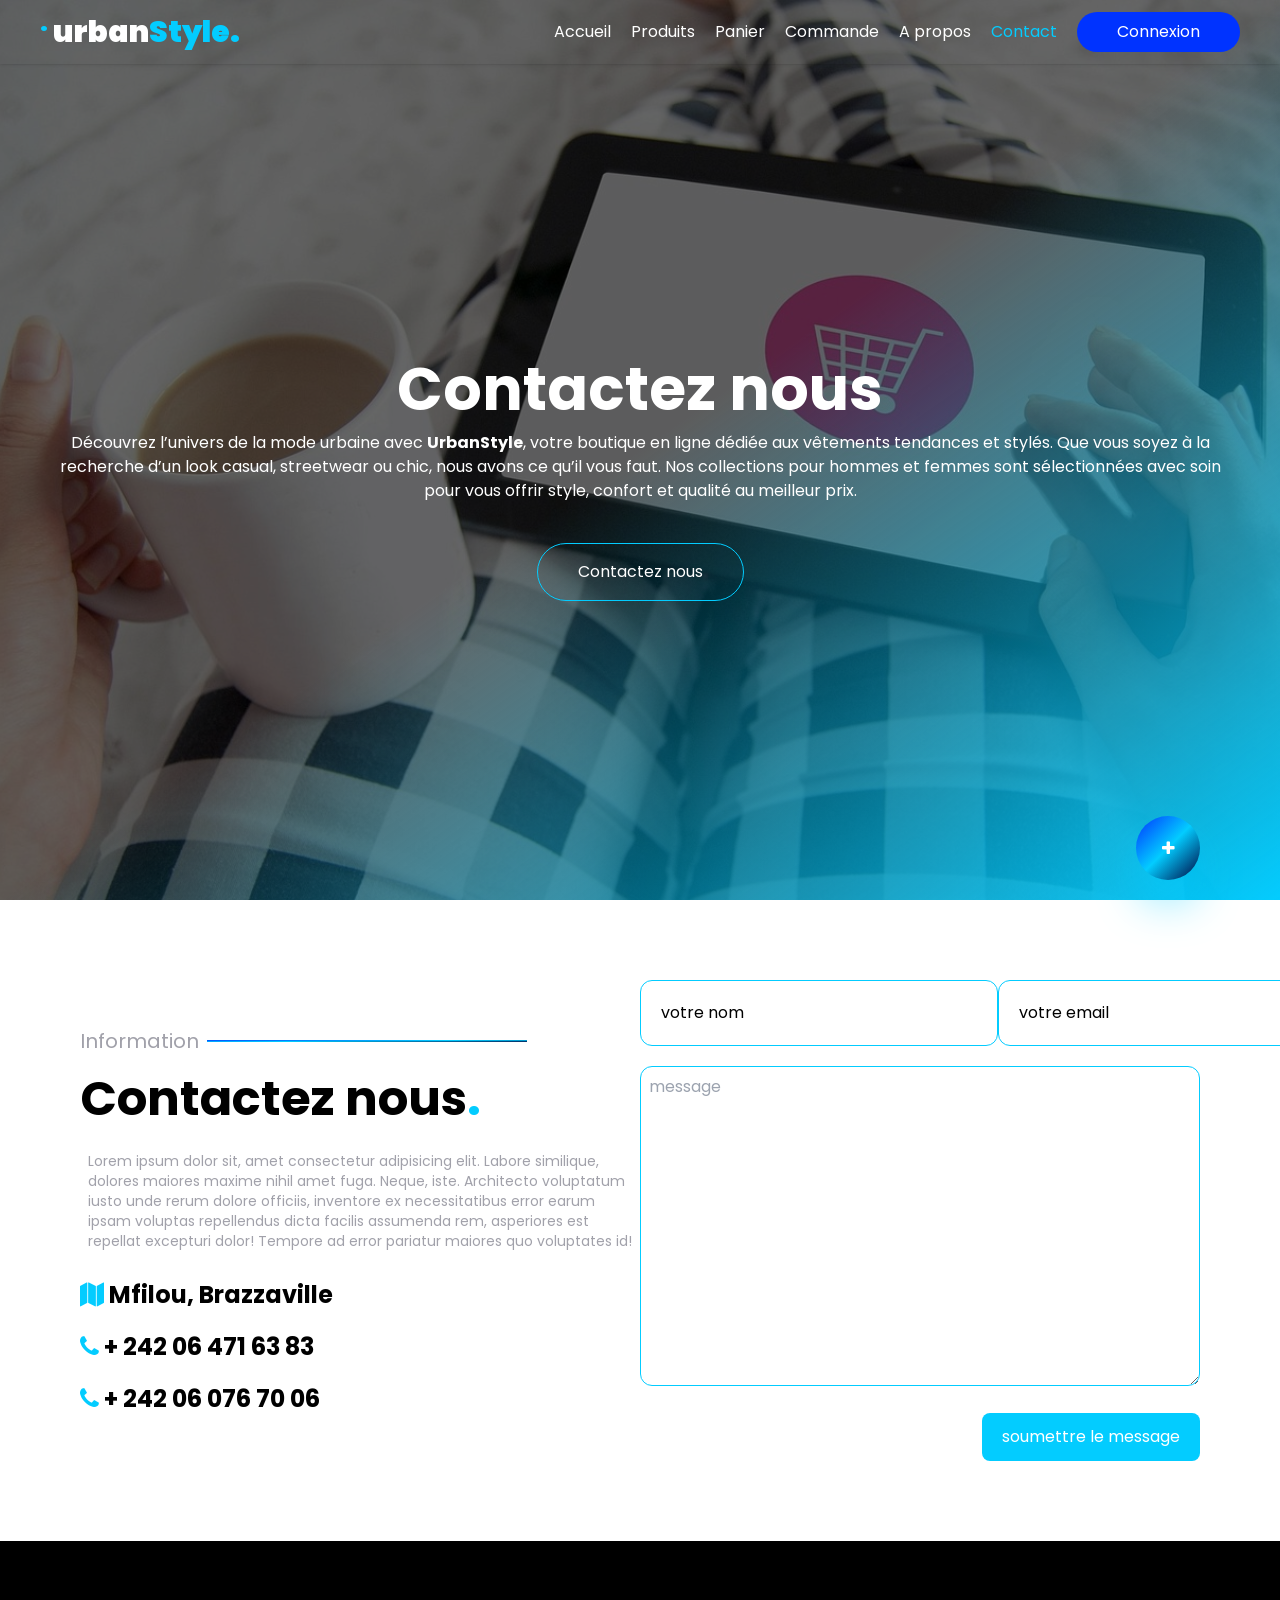
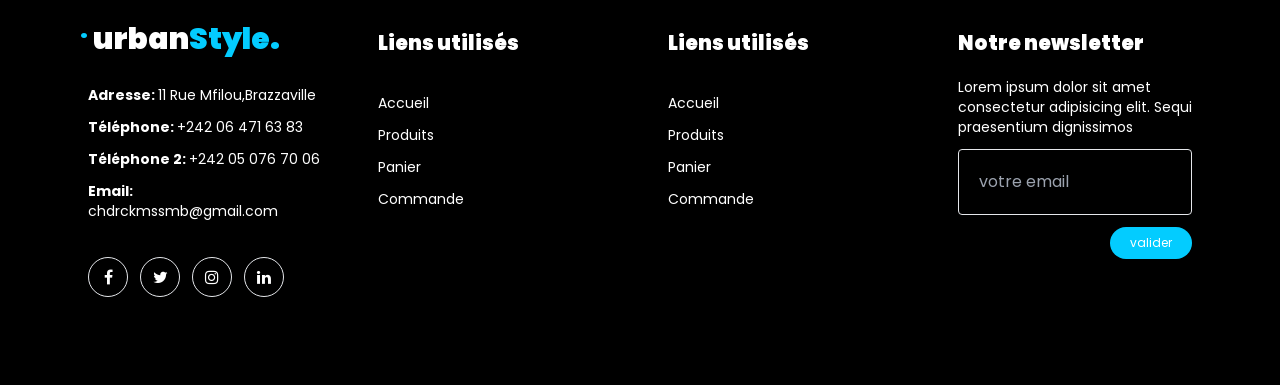
<file: contact.html>
<!DOCTYPE html>
<html lang="en">

<head>
    <meta charset="UTF-8">
    <meta name="viewport" content="width=device-width, initial-scale=1.0">
    <title>Botuique en ligne</title>
    <link rel="stylesheet" href="assets/css/style.css">
    <link rel="stylesheet" href="assets/css/font-awesome.min.css">
    <link rel="stylesheet" href="assets/lib/aos-master/dist/aos.css">
    <script src="assets/lib/tailwindcss.min.js"></script>
</head>

<body class=" overflow-x-hidden">
    <nav
        class="z-10 transition-all bg-black/0 text-white fixed top-0 left-0 w-full p-3 flex justify-between items-center shadow px-10">
        <div class=" flex gap-2 items-center ">

            <!-- <i class="fa fa-shopping-basket text-4xl" aria-hidden="true"></i> -->
            <h1 class=" text-3xl font-black"> <sup class=" text-[#03CCFF]">.</sup> urban<span
                    class=" text-[#03CCFF]">Style.</span></h1>
        </div>
        <ul class=" flex gap-5 items-center">
            <li><a class=" hover:text-[#03CCFF]  hover;text-bold transition-all" href="index.html">Accueil</a>
            </li>
            <li><a class=" hover:text-[#03CCFF] hover;text-bold transition-all" href="produits.html">Produits</a></li>
            <li><a class=" hover:text-[#03CCFF]  hover;text-bold transition-all" href="panier.html">Panier</a></li>
            <li><a class=" hover:text-[#03CCFF] hover;text-bold transition-all" href="commande.html">Commande</a></li>
            <li><a class=" hover:text-[#03CCFF]  hover;text-bold transition-all" href="apropos.html">A
                    propos</a></li>
            <li><a class=" hover:text-[#03CCFF] text-[#03CCFF] hover;text-bold transition-all"
                    href="contact.html">Contact</a></li>
            <li><a class=" hover:text-[#03CCFF] hover;text-bold transition-all" href="compte.html"><button
                        class=" text-white bg-[#0033FF] p-2 rounded-full px-10">Connexion</button></a></li>
        </ul>
    </nav>

    <section id="hero-contact" class="h-screen">
        <div
            class=" text-white size-full bg-gradient-to-br from-black/60 via-black/60 to-[#03CCFF] flex justify-center items-center">
            <div class=" w-full  flex justify-center items-center">
                <div class=" px-10 mt-20  w-full text-center flex-col justif-center items-center">
                    <h1 class=" fadeUp text-6xl font-bold ">Contactez nous
                    </h1>
                    <p class=" fadeUp pt-3 md:px-30">
                        Découvrez l’univers de la mode urbaine avec <strong>UrbanStyle</strong>, votre boutique en ligne
                        dédiée aux vêtements tendances et stylés.
                        Que vous soyez à la recherche d’un look casual, streetwear ou chic, nous avons ce qu’il vous
                        faut.
                        Nos collections pour hommes et femmes sont sélectionnées avec soin pour vous offrir style,
                        confort
                        et qualité au meilleur prix.
                    </p>

                    <div class=" fadeUp py-5 flex gap-5 mt-5 justify-center">
                        <a class=" hover:text-emerald-300 hover;text-bold transition-all" href="compte.html"><button
                                class=" text-white bg-transparent border border-[#03CCFF] p-4 hover:bg-[#03CCFF] transition-all rounded-full px-10">Contactez
                                nous</button></a>

                    </div>
                </div>

            </div>
        </div>
        </div>
    </section>


    <section class=" text-white flex items-center p-20 ">
        <div class=" space-y-5 w-1/2">
            <div class=" flex items-center gap-2 text-zinc-400">
                <p class=" text-xl">Information</p>
                <div class=" w-80 h-0.5 bg-gradient-to-br from-[#0033FF] via-[#03CCFF] to-[#00033D]"></div>
            </div>
            <h1 class=" text-5xl text-start font-bold  text-black ">Contactez nous<span
                    class=" text-[#03CCFF]">.</span> </h1>
            <p class=" text-zinc-400 p-2 text-sm">
                Lorem ipsum dolor sit, amet consectetur adipisicing elit. Labore similique, dolores maiores maxime nihil
                amet fuga. Neque, iste. Architecto voluptatum iusto unde rerum dolore officiis, inventore ex
                necessitatibus error earum ipsam voluptas repellendus dicta facilis assumenda rem, asperiores est
                repellat excepturi dolor! Tempore ad error pariatur maiores quo voluptates id!
            </p>

            <h1 class=" font-bold text-2xl  text-black"> <i class="fa fa-map text-[#03CCFF]" aria-hidden="true"></i>
                Mfilou, Brazzaville</h1>
            <h1 class=" font-bold text-2xl  text-black"> <i class="fa fa-phone text-[#03CCFF]" aria-hidden="true"></i>
                + 242 06 471 63 83</h1>
            <h1 class=" font-bold text-2xl  text-black"> <i class="fa fa-phone text-[#03CCFF]" aria-hidden="true"></i>
                + 242 06 076 70 06</h1>


        </div>
        <form action="" class=" w-1/2 space-y-5">
            <div class=" flex text-black  justify-between ">
                <input type="text" class="placeholder:text-black p-3 p-5 border border-[#03CCFF] rounded-xl"
                    placeholder="votre nom" name="" id="">
                <input type="text" class="placeholder:text-black p-3 p-5 border border-[#03CCFF] rounded-xl"
                    placeholder="votre email" name="" id="">
            </div>
            <textarea name="" class=" w-full h-80 border border-[#03CCFF] p-2 rounded-xl text-black"
                placeholder="message" id=""></textarea>
            <button class=" bg-[#03CCFF] rounded-lg p-3 float-end px-5">soumettre le message</button>
        </form>
    </section>


    <!-- la mise en place du petit bouton pour effectuer rapidement des choses -->

    <a href="galerie.html"
        class=" fixed rounded-full size-16 cursor-pointer hover:bg-black/60 transition-all bottom-5 bg-gradient-to-br from-[#0033FF] via-[#03CCFF] to-[#00033D] shadow-[#03CCFF] animate-bounce shadow-2xl flex text-white justify-center items-center right-20">
        <i class="fa fa-plus" aria-hidden="true"></i>
    </a>

    <footer>
        <div class="bg-black p-20 grid grid-cols-4 gap-10 m-0 text-white">
            <div>
                <h1 class=" text-3xl font-black"> <sup class=" text-[#03CCFF]">.</sup> urban<span
                        class=" text-[#03CCFF]">Style.</span></h1>
                <ul class="p-2 text-sm space-y-3 mt-5">
                    <li> <strong>Adresse: </strong> 11 Rue Mfilou,Brazzaville</li>
                    <li> <strong>Téléphone: </strong>+242 06 471 63 83</li>
                    <li> <strong>Téléphone 2: </strong>+242 05 076 70 06</li>
                    <li> <strong>Email: </strong>chdrckmssmb@gmail.com</li>
                </ul>
                <div class=" p-2 mt-5 flex gap-3">
                    <div class=" size-10 flex items-center rounded-full justify-center border  ">
                        <i class="fa fa-facebook" aria-hidden="true"></i>
                    </div>
                    <div class=" size-10 flex items-center rounded-full justify-center border  ">
                        <i class="fa fa-twitter" aria-hidden="true"></i>
                    </div>
                    <div class=" size-10 flex items-center rounded-full justify-center border  ">
                        <i class="fa fa-instagram" aria-hidden="true"></i>
                    </div>
                    <div class=" size-10 flex items-center rounded-full justify-center border  ">
                        <i class="fa fa-linkedin" aria-hidden="true"></i>
                    </div>
                </div>
            </div>
            <div>
                <h1 class=" text-xl font-black p-2">Liens utilisés</h1>
                <ul class="p-2 text-sm space-y-3 mt-5">
                    <li> Accueil</li>
                    <li> Produits</li>
                    <li> Panier</li>
                    <li> Commande</li>
                    <!-- <li>A propos</li>
                    <li>Contact</li>
                    <li>Connexion/Inscription</li> -->
                </ul>

            </div>
            <div>
                <h1 class=" text-xl font-black p-2">Liens utilisés</h1>
                <ul class="p-2 text-sm space-y-3 mt-5">
                    <li> Accueil</li>
                    <li> Produits</li>
                    <li> Panier</li>
                    <li> Commande</li>
                    <!-- <li>A propos</li>
                    <li>Contact</li>
                    <li>Connexion/Inscription</li> -->
                </ul>

            </div>

            <div class="p-2">
                <h1 class=" text-xl font-black ">
                    Notre newsletter
                </h1>
                <p class=" mt-5 text-sm">
                    Lorem ipsum dolor sit amet consectetur adipisicing elit. Sequi praesentium dignissimos
                </p>
                <form>
                    <input type="email" name="" placeholder="votre email"
                        class=" p-5 w-full bg-transparent border rounded my-3" id="">
                    <button class=" p-2 px-5 rounded-full bg-[#03CCFF] float-end text-xs">valider</button>
                </form>
            </div>
        </div>
    </footer>


    <script src="assets/lib/gsap/dist/gsap.min.js"></script>
    <script src="assets/lib/gsap/dist/ScrollTrigger.min.js"></script>
    <script src="assets/lib/jquery-3.4.1.min.js"></script>
    <script src="assets/lib/jquery.ripples-master/jquery.ripples-master/dist/jquery.ripples-min.js"></script>
    <script src="assets/lib/aos-master/dist/aos.js"></script>
    <script src="assets/js/main.js"></script>
    <script>

        window.onload = () => {


            AOS.init()




            $(document).ready(function () {
                $('#hero-contact').ripples({
                    resolution: 512,
                    dropRadius: 20, //px
                    perturbance: 0.04,

                });


            });


            document.addEventListener("scroll", (e) => {

                if (scrollY != 0) {
                    document.querySelector("nav").classList.replace("bg-black/0", "bg-black/60")
                }
                else {
                    document.querySelector("nav").classList.replace("bg-black/60", "bg-black/0")
                }
                // alert("l'on entend le scroll")
            })

        }
    </script>
</body>

</html>
</file>
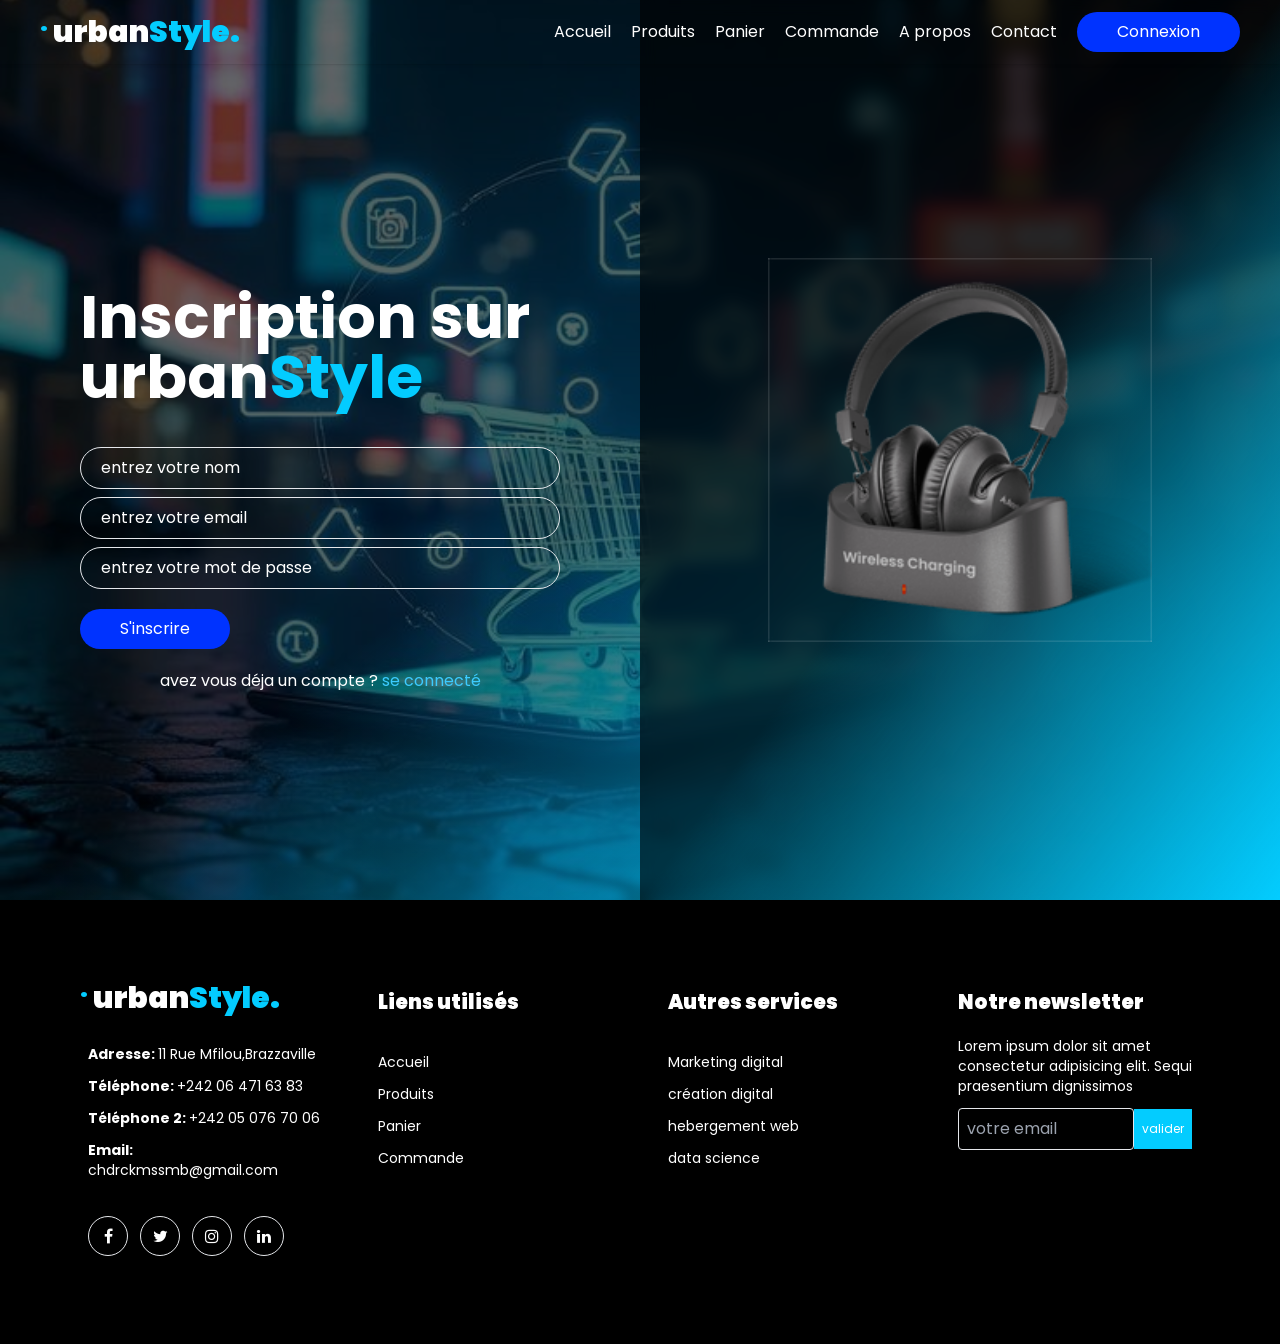
<file: signin.html>
<!DOCTYPE html>
<html lang="en">

<head>
    <meta charset="UTF-8">
    <meta name="viewport" content="width=device-width, initial-scale=1.0">
    <title>Boutique en ligne</title>
    <link rel="stylesheet" href="assets/css/style.css">
    <link rel="stylesheet" href="assets/css/font-awesome.min.css">
    <link rel="stylesheet" href="assets/lib/aos-master/dist/aos.css">
    <script src="assets/lib/tailwindcss.min.js"></script>
</head>

<body class=" overflow-x-hidden">
    <nav
        class="z-10 transition-all bg-black/0 text-white fixed top-0 left-0 w-full p-3 flex justify-between items-center shadow px-10">
        <div class=" flex gap-2 items-center ">
            <h1 class=" text-3xl font-black"> <sup class=" text-[#03CCFF]">.</sup> urban<span
                    class=" text-[#03CCFF]">Style.</span></h1>
        </div>
        <ul class=" flex gap-5 items-center">
            <li><a class=" hover:text-[#03CCFF]  hover;text-bold transition-all" href="index.html">Accueil</a>
            </li>
            <li><a class=" hover:text-[#03CCFF] hover;text-bold transition-all" href="produits.html">Produits</a></li>
            <li><a class=" hover:text-[#03CCFF] hover;text-bold transition-all" href="panier.html">Panier</a></li>
            <li><a class=" hover:text-[#03CCFF] hover;text-bold transition-all" href="commande.html">Commande</a></li>
            <li><a class=" hover:text-[#03CCFF] hover;text-bold transition-all" href="apropos.html">A propos</a></li>
            <li><a class=" hover:text-[#03CCFF] hover;text-bold transition-all" href="contact.html">Contact</a></li>
            <li><a class=" hover:text-[#03CCFF] hover;text-bold transition-all" href="compte.html"><button
                        class=" text-white bg-[#0033FF] p-2 rounded-full px-10">Connexion</button></a></li>
        </ul>
    </nav>

    <section id="hero" class=" h-screen">
        <div
            class=" text-white size-full bg-gradient-to-br from-black/60 via-black/60 to-[#03CCFF] flex justify-center items-center">

            <div class=" w-full  flex justify-between items-center">
                <div class=" px-20 mt-20  w-full text-start flex-col justif-center items">
                    <h1 class=" fadeUp text-6xl font-bold ">Inscription sur urban<span
                            class=" text-[#03CCFF]">Style</span>
                    </h1>
                    <form action="" class="pt-10">
                        <div class=" grid grid-cols-1 gap-2">
                            <input type="text"
                                class=" bg-transparent border p-2 px-5 rounded-full text-white placeholder:text-white"
                                placeholder="entrez votre nom ">
                            <input type="email"
                                class=" bg-transparent border p-2 px-5 rounded-full text-white placeholder:text-white"
                                placeholder="entrez votre email ">
                            <input type="password"
                                class=" bg-transparent border p-2 px-5 rounded-full text-white placeholder:text-white"
                                placeholder="entrez votre mot de passe ">
                        </div>
                    </form>

                    <div class=" py-5 flex justify-start gap-5 fadeUp">
                        <a class="  hover:text-[#03CCFF] hover;text-bold transition-all" href="compte.html"><button
                                class=" text-white bg-[#0033FF] p-2 rounded-full px-10">S'inscrire</button></a>
                    </div>
                    <p class=" text-center">
                        avez vous déja un compte ? <a href="compte.html" class=" text-[#3CCBFF]">se connecté</a>
                    </p>
                </div>

            </div>
            <div style="transform: translateY(-1000px); "
                class="right-box-hero w-full opacity-0 flex flex-col justify-center items-center bg-gradient-to-br from-black/60 via-black/60 to-[#03CCFF] backdrop-blur z-1 h-screen">
                <img style="transform: translateY(100px);" src="assets/img/produit/produit-9.png"
                    class=" opacity-0 size-96 object-cover" alt="">
                <div style="transform: translateY(100px);" class=" opacity-0 ">
                    <!-- <h1 class=" text-4xl text-center font-bolder">80% de reduction sur nos offres</h1> -->
                </div>
            </div>
        </div>
        </div>
    </section>




    <footer>
        <div class="bg-black p-20 grid grid-cols-4 gap-10 m-0 text-white">
            <div>
                <h1 class=" text-3xl font-black"> <sup class=" text-[#03CCFF]">.</sup> urban<span
                        class=" text-[#03CCFF]">Style.</span></h1>
                <ul class="p-2 text-sm space-y-3 mt-5">
                    <li> <strong>Adresse: </strong> 11 Rue Mfilou,Brazzaville</li>
                    <li> <strong>Téléphone: </strong>+242 06 471 63 83</li>
                    <li> <strong>Téléphone 2: </strong>+242 05 076 70 06</li>
                    <li> <strong>Email: </strong>chdrckmssmb@gmail.com</li>
                </ul>
                <div class=" p-2 mt-5 flex gap-3">
                    <div class=" size-10 flex items-center rounded-full justify-center border  ">
                        <i class="fa fa-facebook" aria-hidden="true"></i>
                    </div>
                    <div class=" size-10 flex items-center rounded-full justify-center border  ">
                        <i class="fa fa-twitter" aria-hidden="true"></i>
                    </div>
                    <div class=" size-10 flex items-center rounded-full justify-center border  ">
                        <i class="fa fa-instagram" aria-hidden="true"></i>
                    </div>
                    <div class=" size-10 flex items-center rounded-full justify-center border  ">
                        <i class="fa fa-linkedin" aria-hidden="true"></i>
                    </div>
                </div>
            </div>
            <div>
                <h1 class=" text-xl font-black p-2">Liens utilisés</h1>
                <ul class="p-2 text-sm space-y-3 mt-5">
                    <li> Accueil</li>
                    <li> Produits</li>
                    <li> Panier</li>
                    <li> Commande</li>
                    <!-- <li>A propos</li>
                    <li>Contact</li>
                    <li>Connexion/Inscription</li> -->
                </ul>

            </div>
            <div>
                <h1 class=" text-xl font-black p-2">Autres services</h1>
                <ul class="p-2 text-sm space-y-3 mt-5">
                    <li> Marketing digital</li>
                    <li> création digital</li>
                    <li> hebergement web</li>
                    <li> data science</li>
                    <!-- <li>A propos</li>
                    <li>Contact</li>
                    <li>Connexion/Inscription</li> -->
                </ul>

            </div>

            <div class="p-2">
                <h1 class=" text-xl font-black ">
                    Notre newsletter
                </h1>
                <p class=" mt-5 text-sm">
                    Lorem ipsum dolor sit amet consectetur adipisicing elit. Sequi praesentium dignissimos
                </p>
                <form class=" flex items-center">
                    <input type="email" name="" placeholder="votre email"
                        class=" p-2 w-full bg-transparent border rounded my-3" id="">
                    <button class=" bg-[#03CCFF] p-2 py-3 float-end text-xs">valider</button>
                </form>
            </div>
        </div>
    </footer>


    <script src="assets/lib/gsap/dist/gsap.min.js"></script>
    <script src="assets/lib/gsap/dist/ScrollTrigger.min.js"></script>
    <script src="assets/lib/jquery-3.4.1.min.js"></script>
    <script src="assets/lib/jquery.ripples-master/jquery.ripples-master/dist/jquery.ripples-min.js"></script>
    <script src="assets/lib/aos-master/dist/aos.js"></script>
    <script src="assets/js/main.js"></script>
    <script>

        window.onload = () => {


            AOS.init()


            gsap.registerPlugin(ScrollTrigger)

            const rightBox = document.querySelector(".right-box-hero")
            const rightBoxImg = document.querySelector(".right-box-hero img")
            const rightBoxText = document.querySelector(".right-box-hero div")

            const tl = gsap.timeline()

            gsap.to(".fadeUp", { opacity: 1, y: 0, stagger: 0.2 })

            tl.to(rightBox, { x: 0, y: 0, opacity: 1, scale: 1 })
                .to(rightBoxImg, { y: 0, opacity: 1 })
                .to(rightBoxText, { y: 0, opacity: 1, fontWeight: "bold" })

            $(document).ready(function () {
                $('#hero').ripples({
                    resolution: 512,
                    dropRadius: 20, //px
                    perturbance: 0.04,

                });


            });


            document.addEventListener("scroll", (e) => {

                if (scrollY != 0) {
                    document.querySelector("nav").classList.replace("bg-black/0", "bg-black/60")
                }
                else {
                    document.querySelector("nav").classList.replace("bg-black/60", "bg-black/0")
                }
            })
        }

    </script>
</body>

</html>
</file>
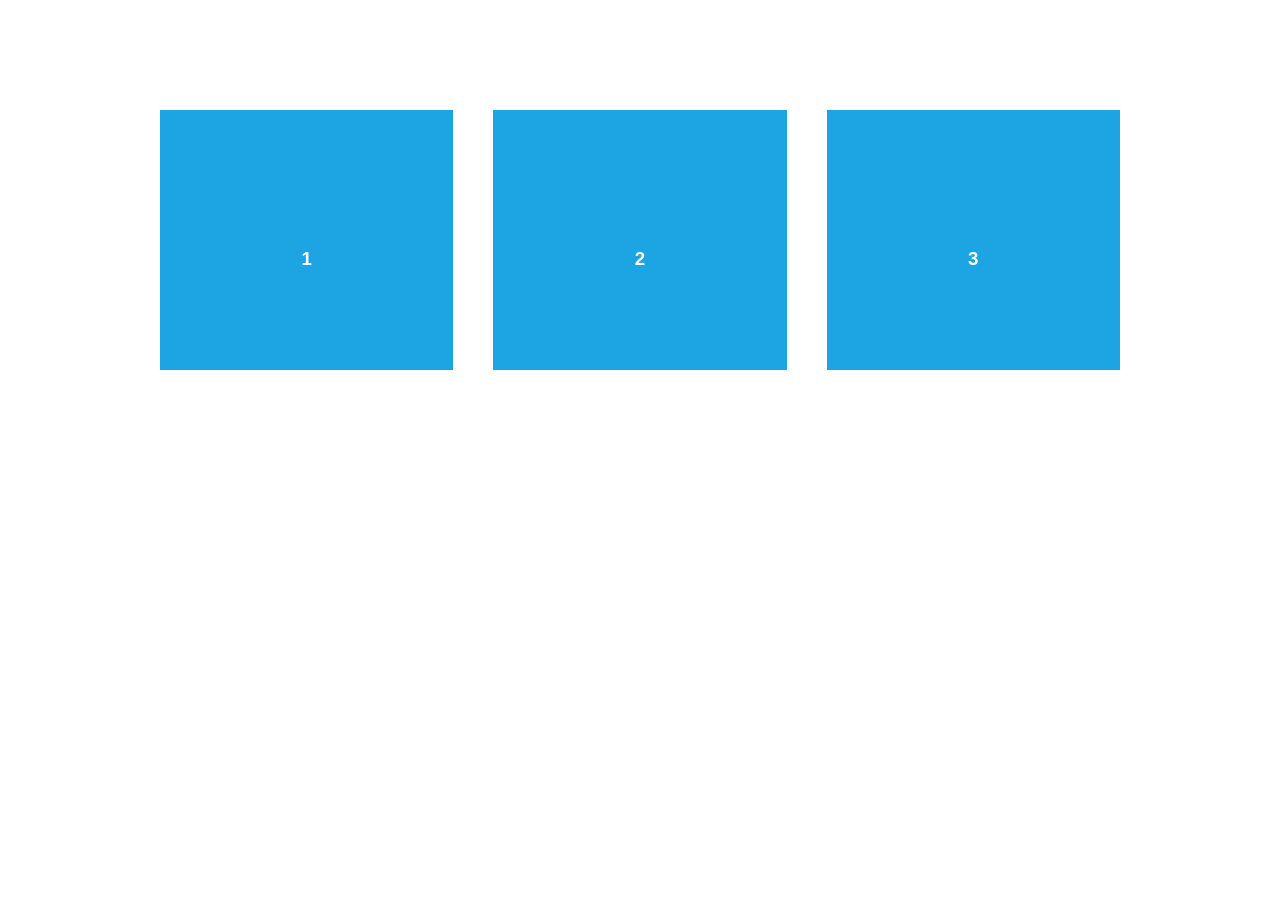
<file: assets/lib/aos-master/demo/async.html>
<!DOCTYPE html>
<html>
  <head>
    <meta charset="utf-8">
    <title>AOS - Animate on scroll library</title>
    <meta name="viewport" content="width=device-width">
    <link rel="stylesheet" href="css/styles.css" />
    <link rel="stylesheet" href="../dist/aos.css" />
  </head>
  <body>
    <div id="aos-demo" class="aos-all"></div>

    <script src="../dist/aos.js"></script>
    <script>
      AOS.init({
        easing: 'ease-in-out-sine'
      });

      setInterval(addItem, 300);

      var itemsCounter = 1;
      var container = document.getElementById('aos-demo');

      function addItem () {
        if (itemsCounter > 42) return;
        var item = document.createElement('div');
        item.classList.add('aos-item');
        item.setAttribute('data-aos', 'fade-up');
        item.innerHTML = '<div class="aos-item__inner"><h3>' + itemsCounter + '</h3></div>';
        container.appendChild(item);
        itemsCounter++;
      }
    </script>
  </body>
</html>
</file>
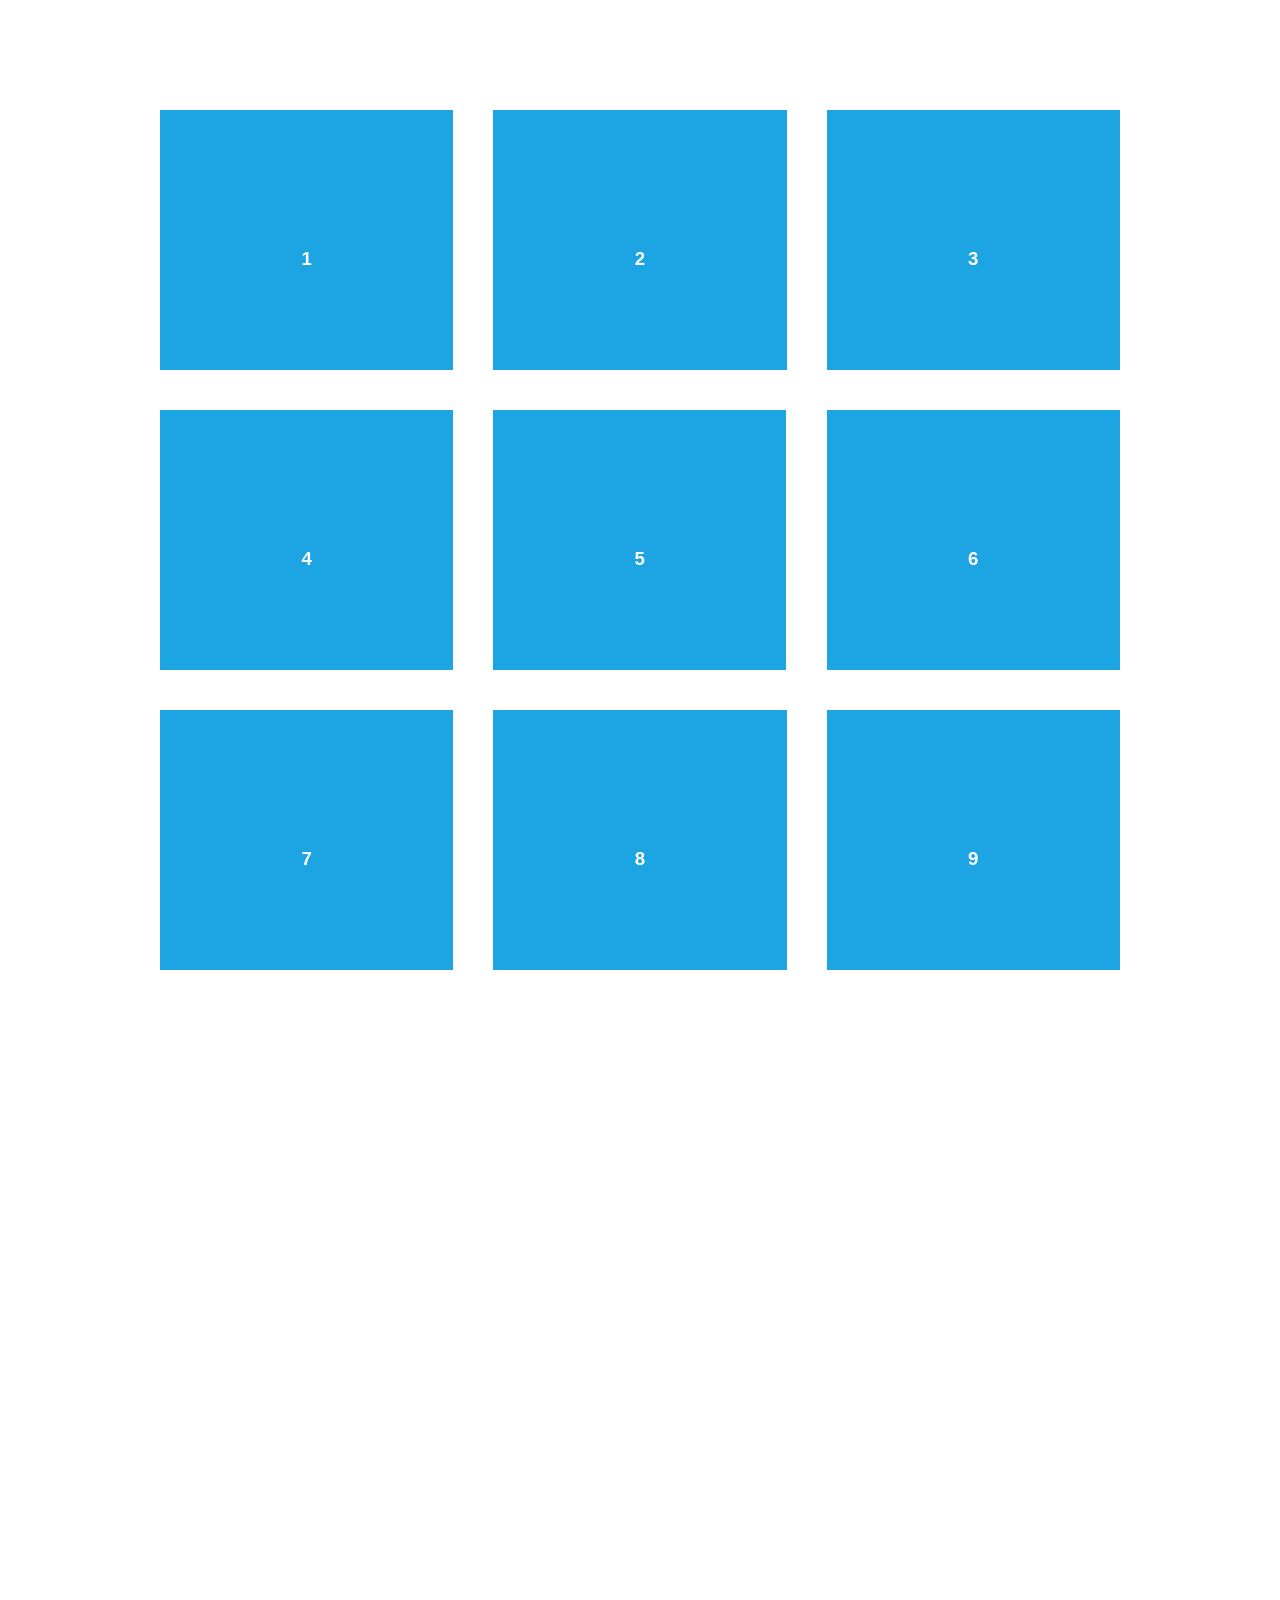
<file: assets/lib/aos-master/demo/simple.html>
<!DOCTYPE html>
<html>
  <head>
    <meta charset="utf-8">
    <title>AOS - Animate on scroll library</title>
    <meta name="viewport" content="width=device-width">
    <link rel="stylesheet" href="css/styles.css" />
    <link rel="stylesheet" href="../dist/aos.css" />
    <!--[if lt IE 9]>
    <script src="//html5shiv.googlecode.com/svn/trunk/html5.js"></script>
    <![endif]-->
  </head>
  <body>
    <div id="transcroller-body" class="aos-all">
      <div class="aos-item" data-aos="fade-up">
        <div class="aos-item__inner"><h3>1</h3></div>
      </div>
      <div class="aos-item" data-aos="fade-down">
        <div class="aos-item__inner"><h3>2</h3></div>
      </div>
      <div class="aos-item" data-aos="zoom-out-down">
        <div class="aos-item__inner"><h3>3</h3></div>
      </div>
      <div class="aos-item" data-aos="flip-down">
        <div class="aos-item__inner"><h3>4</h3></div>
      </div>
      <div class="aos-item" data-aos="flip-up">
        <div class="aos-item__inner"><h3>5</h3></div>
      </div>
      <div class="aos-item" data-aos="fade-down">
        <div class="aos-item__inner"><h3>6</h3></div>
      </div>
      <div class="aos-item" data-aos="fade-in">
        <div class="aos-item__inner"><h3>7</h3></div>
      </div>
      <div class="aos-item" data-aos="fade-down">
        <div class="aos-item__inner"><h3>8</h3></div>
      </div>
      <div class="aos-item" data-aos="fade-in">
        <div class="aos-item__inner"><h3>9</h3></div>
      </div>
      <div class="aos-item" data-aos="fade-down">
        <div class="aos-item__inner"><h3>10</h3></div>
      </div>
      <div class="aos-item" data-aos="fade-up">
        <div class="aos-item__inner"><h3>11</h3></div>
      </div>
      <div class="aos-item" data-aos="fade-down">
        <div class="aos-item__inner"><h3>12</h3></div>
      </div>
      <div class="aos-item" data-aos="fade-in">
        <div class="aos-item__inner"><h3>13</h3></div>
      </div>
      <div class="aos-item" data-aos="fade-up">
        <div class="aos-item__inner"><h3>14</h3></div>
      </div>
      <div class="aos-item" data-aos="fade-in">
        <div class="aos-item__inner"><h3>15</h3></div>
      </div>
      <div class="aos-item" data-aos="fade-up">
        <div class="aos-item__inner"><h3>16</h3></div>
      </div>
      <div class="aos-item" data-aos="fade-down">
        <div class="aos-item__inner"><h3>17</h3></div>
      </div>
      <div class="aos-item" data-aos="fade-up">
        <div class="aos-item__inner"><h3>18</h3></div>
      </div>
      <div class="aos-item" data-aos="zoom-out">
        <div class="aos-item__inner"><h3>19</h3></div>
      </div>
      <div class="aos-item" data-aos="fade-up">
        <div class="aos-item__inner"><h3>20</h3></div>
      </div>
      <div class="aos-item" data-aos="zoom-out">
        <div class="aos-item__inner"><h3>21</h3></div>
      </div>
      <div class="aos-item" data-aos="fade-in">
        <div class="aos-item__inner"><h3>22</h3></div>
      </div>
      <div class="aos-item" data-aos="zoom-out-up">
        <div class="aos-item__inner"><h3>23</h3></div>
      </div>
      <div class="aos-item" data-aos="zoom-out-down">
        <div class="aos-item__inner"><h3>24</h3></div>
      </div>
      <div class="aos-item" data-aos="fade-in">
        <div class="aos-item__inner"><h3>25</h3></div>
      </div>
      <div class="aos-item" data-aos="fade-in">
        <div class="aos-item__inner"><h3>26</h3></div>
      </div>
      <div class="aos-item" data-aos="fade-in">
        <div class="aos-item__inner"><h3>27</h3></div>
      </div>
      <div class="aos-item" data-aos="fade-in">
        <div class="aos-item__inner"><h3>28</h3></div>
      </div>
      <div class="aos-item" data-aos="fade-in">
        <div class="aos-item__inner"><h3>29</h3></div>
      </div>
      <div class="aos-item" data-aos="fade-in">
        <div class="aos-item__inner"><h3>30</h3></div>
      </div>
      <div class="aos-item" data-aos="fade-in">
        <div class="aos-item__inner"><h3>31</h3></div>
      </div>
      <div class="aos-item" data-aos="fade-in">
        <div class="aos-item__inner"><h3>32</h3></div>
      </div>
      <div class="aos-item" data-aos="fade-in">
        <div class="aos-item__inner"><h3>33</h3></div>
      </div>
      <div class="aos-item" data-aos="fade-in">
        <div class="aos-item__inner"><h3>34</h3></div>
      </div>
      <div class="aos-item" data-aos="fade-in">
        <div class="aos-item__inner"><h3>35</h3></div>
      </div>
      <div class="aos-item" data-aos="fade-in">
        <div class="aos-item__inner"><h3>36</h3></div>
      </div>
      <div class="aos-item" data-aos="fade-in">
        <div class="aos-item__inner"><h3>37</h3></div>
      </div>
      <div class="aos-item" data-aos="fade-in">
        <div class="aos-item__inner"><h3>38</h3></div>
      </div>
      <div class="aos-item" data-aos="fade-in">
        <div class="aos-item__inner"><h3>39</h3></div>
      </div>
      <div class="aos-item" data-aos="fade-in">
        <div class="aos-item__inner"><h3>40</h3></div>
      </div>
      <div class="aos-item" data-aos="fade-in">
        <div class="aos-item__inner"><h3>41</h3></div>
      </div>
      <div class="aos-item" data-aos="fade-in">
        <div class="aos-item__inner"><h3>42</h3></div>
      </div>
    </div>

    <script src="../dist/aos.js"></script>
    <script>
      AOS.init({
        easing: 'ease-in-out-sine'
      });
    </script>

    <!-- <script src="//cdnjs.cloudflare.com/ajax/libs/require.js/2.1.11/require.min.js"></script>
    <script>
      requirejs.config({
          baseUrl: '../dist',
      });

      require(['aos'], function(AOS){
          AOS.init({
              easing: 'ease-in-out-sine'
          });
      });
    </script> -->
  </body>
</html>
</file>
<file: assets/css/style.css>
@font-face {
  font-family: 'police';
  src: url('../fonts/Poppins/Poppins-Thin.ttf') format('truetype');
  font-weight: 100;
  font-style: normal;
}

@font-face {
  font-family: 'police';
  src: url('../fonts/Poppins/Poppins-ExtraLight.ttf') format('truetype');
  font-weight: 200;
  font-style: normal;
}

@font-face {
  font-family: 'police';
  src: url('../fonts/Poppins/Poppins-Light.ttf') format('truetype');
  font-weight: 300;
  font-style: normal;
}

@font-face {
  font-family: 'police';
  src: url('../fonts/Poppins/Poppins-Regular.ttf') format('truetype');
  font-weight: 400;
  font-style: normal;
}

@font-face {
  font-family: 'police';
  src: url('../fonts/Poppins/Poppins-Medium.ttf') format('truetype');
  font-weight: 500;
  font-style: normal;
}

@font-face {
  font-family: 'police';
  src: url('/fonts/Poppins/Poppins-SemiBold.ttf') format('truetype');
  font-weight: 600;
  font-style: normal;
}

@font-face {
  font-family: 'police';
  src: url('../fonts/Poppins/Poppins-Bold.ttf') format('truetype');
  font-weight: 700;
  font-style: normal;
}

@font-face {
  font-family: 'police';
  src: url('../fonts/Poppins/Poppins-ExtraBold.ttf') format('truetype');
  font-weight: 800;
  font-style: normal;
}

@font-face {
  font-family: 'police';
  src: url('../fonts/Poppins/Poppins-Black.ttf') format('truetype');
  font-weight: 900;
  font-style: normal;
}

body {
  font-family: 'police';
}

#hero {
  background-image: url("../img/bg/bge.jpg");
  background-repeat: no-repeat;
  background-size: cover;
  background-position: center;
}

#hero-produit {
  background-image: url("../img/blog-8.jpg");
  background-repeat: no-repeat;
  background-size: cover;
  background-position: center;
}

#hero-panier {
  background-image: url("../img/blog-4.jpg");
  background-repeat: no-repeat;
  background-size: cover;
  background-position: center;
}

#hero-about {
  background-image: url("../img/bg/wrib.jpg");
  background-repeat: no-repeat;
  background-size: cover;
  background-position: center;
}

#hero-contact {
  background-image: url("../img/bg/background.jpg");
  background-repeat: no-repeat;
  background-size: cover;
  background-position: center;
}
#hero-commande {
  background-image: url("../img/bg/background.jpg");
  background-repeat: no-repeat;
  background-size: cover;
  background-position: center;
}
#hero-galerie {
  background-repeat: no-repeat;
  background-size:cover;
  background-position: center;
}

.fadeUp {
  opacity: 0;
  transform: translateY(100px);
}

.scaleUp {
  scale: 0;
}

.slideUp {
  transform: translateY(100px);
}
.rotatePrice {
  transform: rotate(160deg);
  scale:2
}

.slideLeft {
  transform: translateX(-200px);
  z-index: -1;
  opacity: 0;
}

.slideRight {
  transform: translateX(200px);
  z-index: -1;
  opacity: 0;
}
</file>
<file: assets/lib/aos-master/demo/css/styles.css>
body {
  font-family: Helvetica,Tahoma;
}

*,
*:before,
*:after {
  box-sizing: border-box;
}

.aos-all {
  width: 1000px;
  max-width: 98%;
  margin: 10vh auto 0 auto;
}

.aos-item {
  display: inline-block;
  float: left;
  width: 33.3333%;
  height: 300px;
  padding: 20px;
}

.aos-item__inner {
  position: relative;
  width: 100%;
  height: 100%;
  float: left;
  background: #1da4e2;
  line-height: 260px;
  text-align: center;
  color: #fff;
}

@media screen and (max-width: 800px) {
  .aos-item {
    width: 50%;
  }
}
</file>
